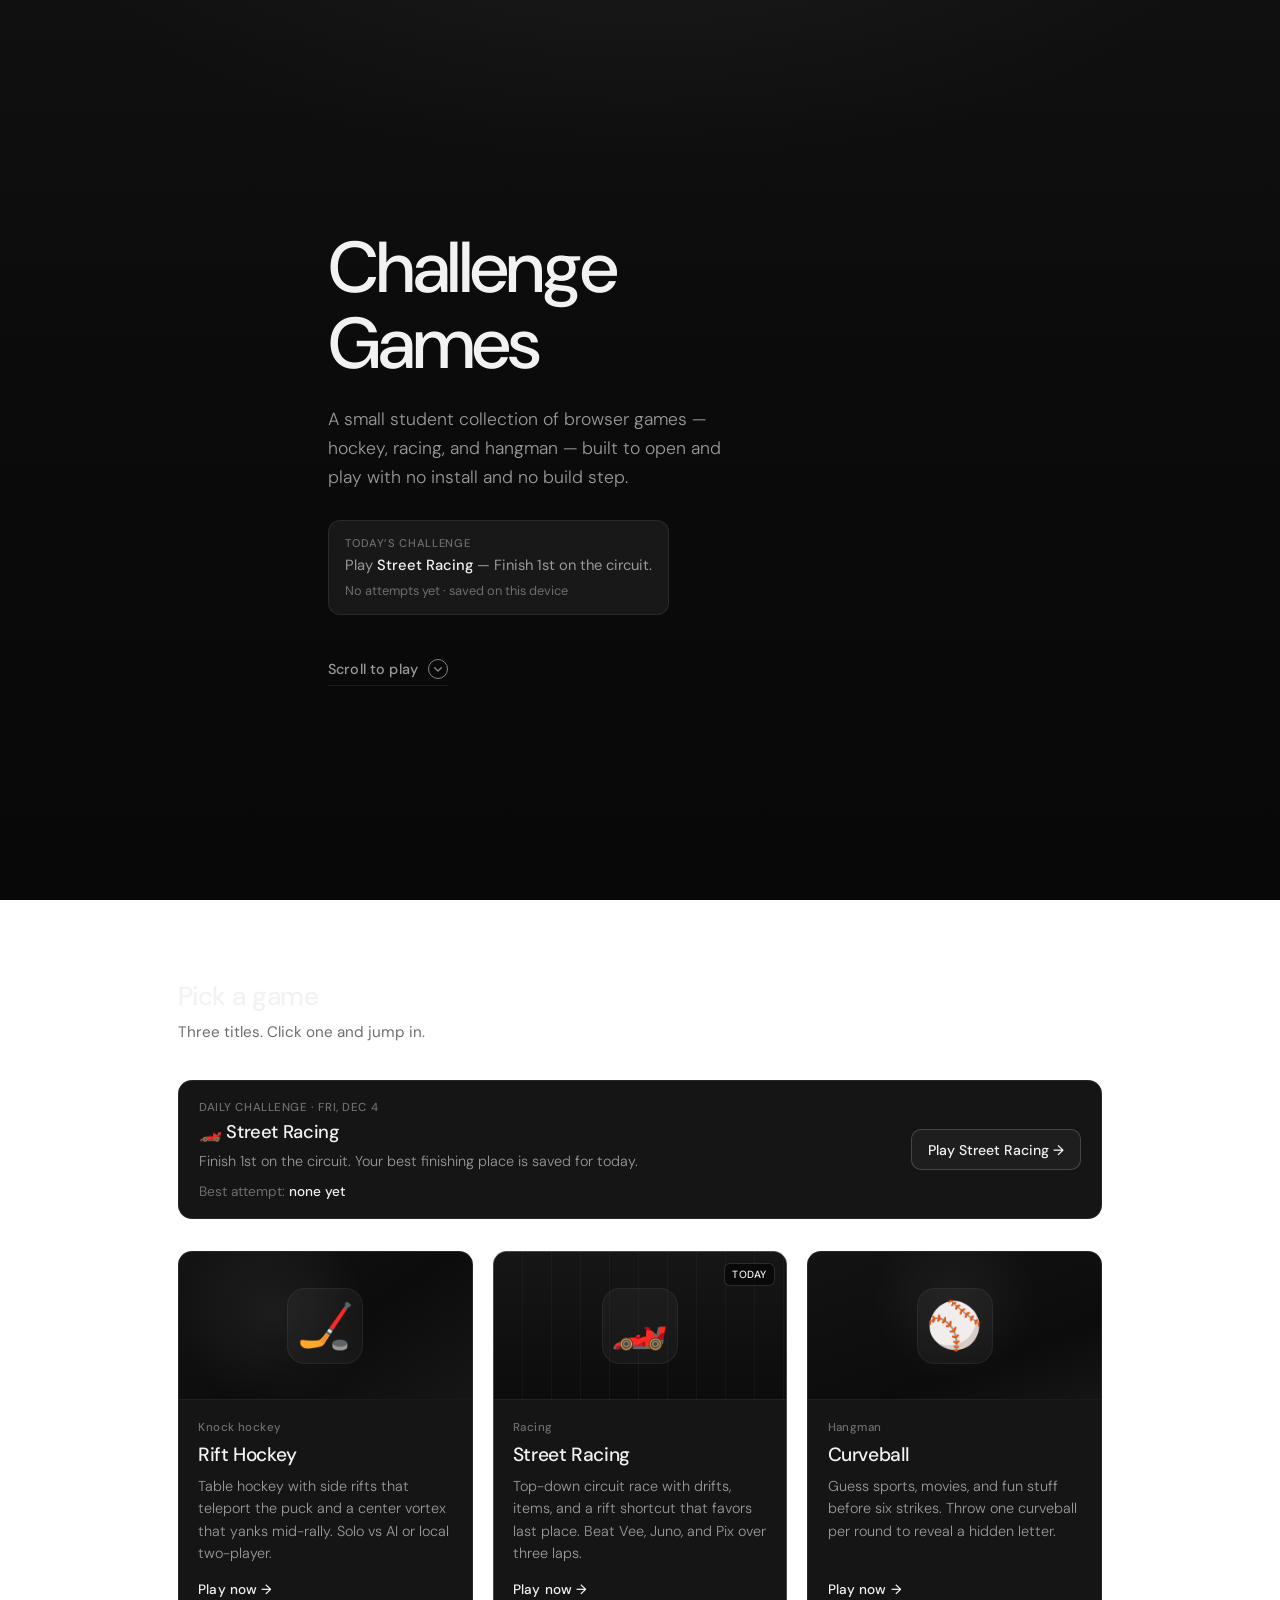
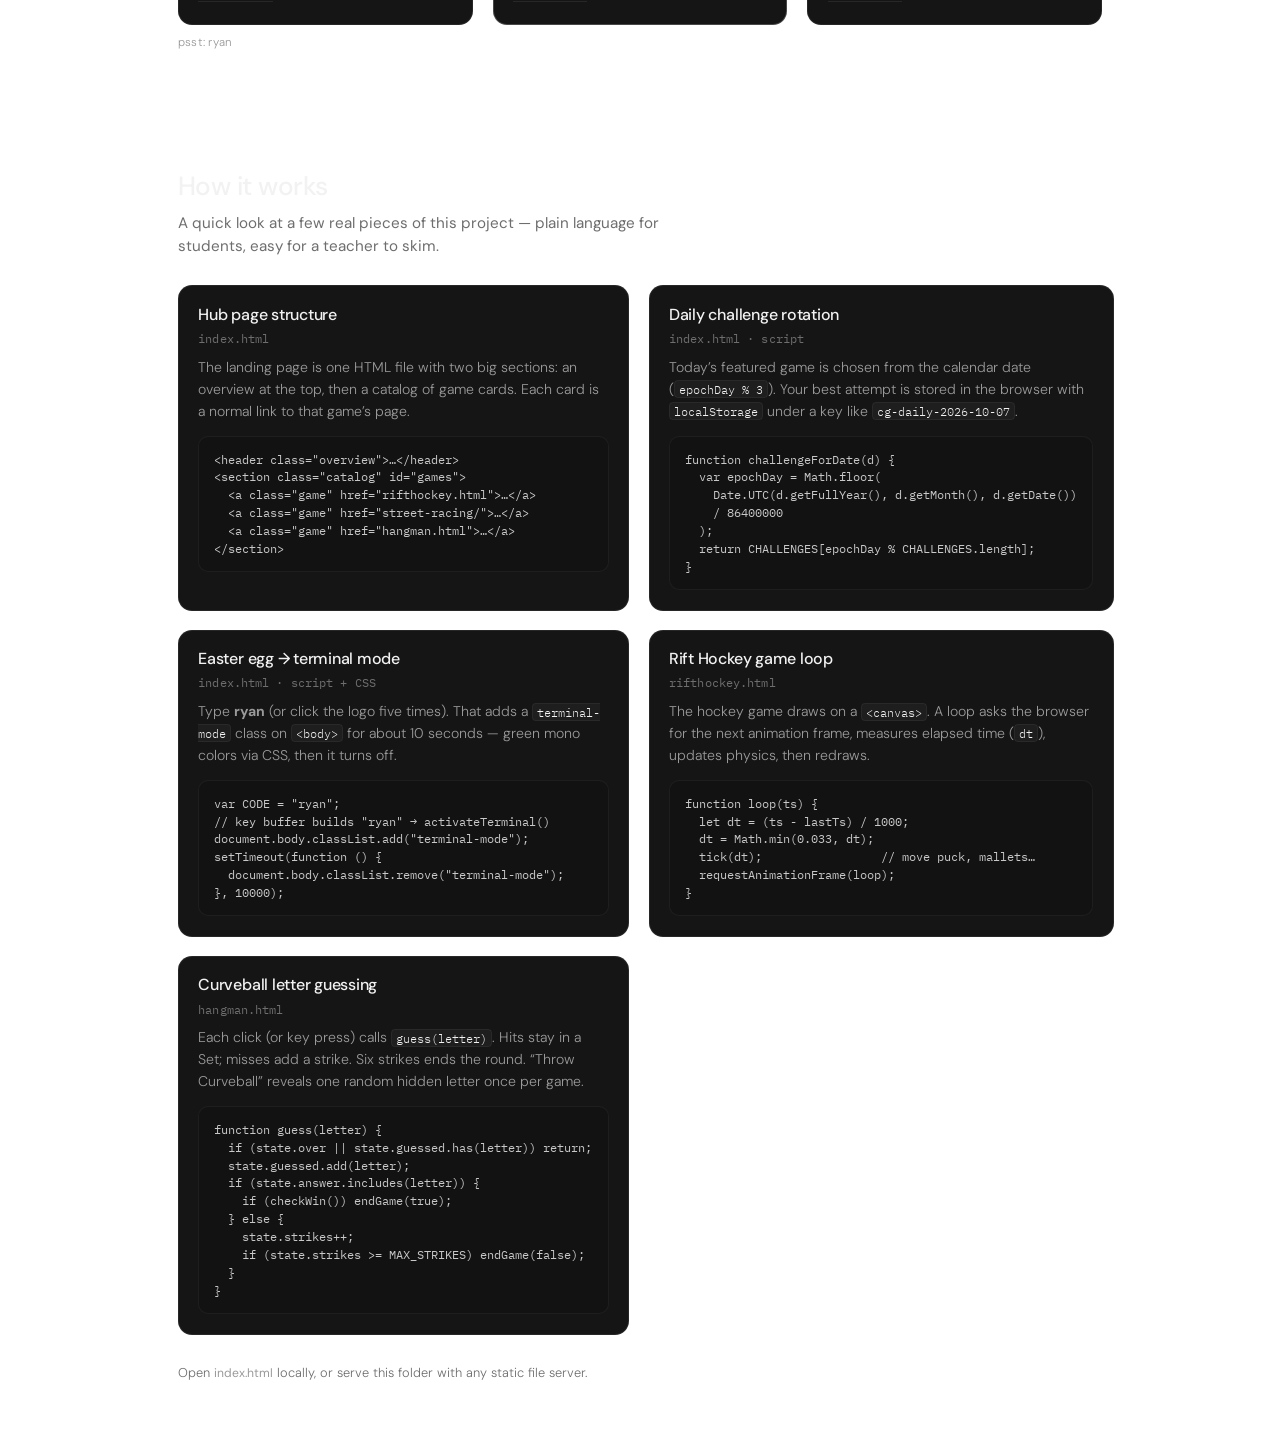
<file: index.html>
<!DOCTYPE html>
<html lang="en">
<head>
  <meta charset="UTF-8" />
  <meta name="viewport" content="width=device-width, initial-scale=1" />
  <title>Challenge Games — Play Hub</title>
  <meta name="description" content="A student game collection hub for Rift Hockey, Street Racing, and Curveball — open a game and play in your browser." />
  <link rel="preconnect" href="https://fonts.googleapis.com" />
  <link rel="preconnect" href="https://fonts.gstatic.com" crossorigin />
  <link href="https://fonts.googleapis.com/css2?family=DM+Sans:opsz,wght@9..40,300;9..40,400;9..40,500;9..40,600&family=IBM+Plex+Mono:wght@400;500&display=swap" rel="stylesheet" />
  <style>
    :root {
      --bg: #0b0b0b;
      --surface: #151515;
      --surface-2: #1a1a1a;
      --text: #f2f2f2;
      --muted: #9a9a9a;
      --dim: #6e6e6e;
      --line: rgba(255, 255, 255, 0.08);
      --line-soft: rgba(255, 255, 255, 0.05);
      --accent-soft: rgba(255, 255, 255, 0.06);
    }

    * { box-sizing: border-box; margin: 0; padding: 0; }

    html {
      scroll-behavior: smooth;
    }

    body {
      min-height: 100vh;
      font-family: "DM Sans", sans-serif;
      font-weight: 400;
      color: var(--text);
      background:
        radial-gradient(ellipse 80% 50% at 50% -10%, rgba(255, 255, 255, 0.045), transparent 58%),
        linear-gradient(180deg, #101010 0%, var(--bg) 42%, #080808 100%);
      background-attachment: fixed;
      overflow-x: hidden;
      -webkit-font-smoothing: antialiased;
      transition: background 0.35s ease, color 0.35s ease;
    }

    .page {
      position: relative;
      z-index: 1;
    }

    /* —— Overview / landing (above the fold) —— */
    .overview {
      min-height: 100vh;
      min-height: 100dvh;
      display: flex;
      flex-direction: column;
      align-items: flex-start;
      justify-content: center;
      text-align: left;
      padding: 4rem 1.75rem 3rem;
      max-width: 680px;
      margin: 0 auto;
      animation: rise 0.85s cubic-bezier(0.22, 1, 0.36, 1) both;
    }

    .brand {
      font-family: "DM Sans", sans-serif;
      font-size: clamp(2.75rem, 10vw, 4.5rem);
      font-weight: 500;
      letter-spacing: -0.035em;
      line-height: 1.05;
      color: var(--text);
      cursor: default;
      user-select: none;
    }

    .brand:focus-visible {
      outline: none;
      box-shadow: 0 0 0 2px var(--bg), 0 0 0 4px rgba(255, 255, 255, 0.35);
      border-radius: 4px;
    }

    .lede {
      margin: 1.5rem 0 0;
      max-width: 26rem;
      color: var(--muted);
      font-size: clamp(1rem, 2.2vw, 1.1rem);
      line-height: 1.65;
      font-weight: 300;
    }

    .daily-chip {
      display: inline-flex;
      flex-direction: column;
      align-items: flex-start;
      gap: 0.35rem;
      margin-top: 1.75rem;
      max-width: 22rem;
      padding: 0.9rem 1rem;
      text-decoration: none;
      color: inherit;
      background: var(--accent-soft);
      border: 1px solid var(--line);
      border-radius: 12px;
      transition: background 0.2s ease, border-color 0.2s ease;
    }

    .daily-chip:hover,
    .daily-chip:focus-visible {
      background: rgba(255, 255, 255, 0.08);
      border-color: rgba(255, 255, 255, 0.16);
      outline: none;
    }

    .daily-chip:focus-visible {
      box-shadow: 0 0 0 2px var(--bg), 0 0 0 4px rgba(255, 255, 255, 0.35);
    }

    .daily-chip .label {
      font-size: 0.7rem;
      letter-spacing: 0.06em;
      text-transform: uppercase;
      color: var(--dim);
      font-weight: 500;
    }

    .daily-chip .goal {
      font-size: 0.92rem;
      line-height: 1.45;
      color: var(--muted);
      font-weight: 400;
    }

    .daily-chip .goal strong {
      color: var(--text);
      font-weight: 500;
    }

    .daily-chip .best {
      font-size: 0.8rem;
      color: var(--dim);
      font-weight: 400;
    }

    .scroll-cta {
      display: inline-flex;
      align-items: center;
      gap: 0.65rem;
      margin-top: 2.75rem;
      text-decoration: none;
      color: var(--muted);
      font-weight: 500;
      font-size: 0.9rem;
      letter-spacing: 0.01em;
      border-bottom: 1px solid var(--line);
      padding-bottom: 0.4rem;
      transition: color 0.2s ease, border-color 0.2s ease;
    }

    .scroll-cta:hover,
    .scroll-cta:focus-visible {
      color: var(--text);
      border-color: rgba(255, 255, 255, 0.28);
      outline: none;
    }

    .scroll-cta:focus-visible {
      box-shadow: 0 0 0 2px var(--bg), 0 0 0 4px rgba(255, 255, 255, 0.35);
    }

    .scroll-arrow {
      width: 20px;
      height: 20px;
      border: 1px solid currentColor;
      border-radius: 50%;
      display: grid;
      place-items: center;
      opacity: 0.85;
      animation: bob 2.2s ease-in-out infinite;
    }

    .scroll-arrow svg {
      width: 10px;
      height: 10px;
      display: block;
    }

    /* —— Catalog (below the fold) —— */
    .catalog {
      max-width: 980px;
      margin: 0 auto;
      padding: 5rem 1.75rem 4rem;
      scroll-margin-top: 1.5rem;
      border-top: 1px solid var(--line-soft);
    }

    .catalog-head {
      margin-bottom: 2.25rem;
      animation: rise 0.7s cubic-bezier(0.22, 1, 0.36, 1) both;
    }

    .catalog-head h2 {
      font-family: "DM Sans", sans-serif;
      font-size: clamp(1.35rem, 3vw, 1.65rem);
      font-weight: 500;
      letter-spacing: -0.02em;
      line-height: 1.2;
      color: var(--text);
    }

    .catalog-head p {
      margin-top: 0.55rem;
      color: var(--dim);
      font-size: 0.95rem;
      font-weight: 400;
      line-height: 1.5;
    }

    .daily-panel {
      margin-bottom: 2rem;
      padding: 1.15rem 1.25rem;
      background: var(--surface);
      border: 1px solid var(--line);
      border-radius: 14px;
      animation: rise 0.7s cubic-bezier(0.22, 1, 0.36, 1) 0.04s both;
    }

    .daily-panel .row {
      display: flex;
      flex-wrap: wrap;
      align-items: flex-start;
      justify-content: space-between;
      gap: 1rem 1.5rem;
    }

    .daily-panel .kicker {
      font-size: 0.72rem;
      letter-spacing: 0.05em;
      text-transform: uppercase;
      color: var(--dim);
      font-weight: 500;
    }

    .daily-panel h3 {
      margin-top: 0.35rem;
      font-size: 1.15rem;
      font-weight: 500;
      letter-spacing: -0.02em;
      color: var(--text);
    }

    .daily-panel .blurb {
      margin-top: 0.4rem;
      max-width: 28rem;
      color: var(--muted);
      font-size: 0.9rem;
      line-height: 1.5;
      font-weight: 300;
    }

    .daily-panel .score-line {
      margin-top: 0.65rem;
      font-size: 0.85rem;
      color: var(--dim);
    }

    .daily-panel .score-line span {
      color: var(--text);
      font-weight: 500;
    }

    .daily-play {
      display: inline-flex;
      align-items: center;
      gap: 0.35rem;
      align-self: center;
      text-decoration: none;
      color: var(--text);
      font-weight: 500;
      font-size: 0.88rem;
      padding: 0.65rem 1rem;
      border: 1px solid rgba(255, 255, 255, 0.18);
      border-radius: 10px;
      background: rgba(255, 255, 255, 0.04);
      transition: background 0.2s ease, border-color 0.2s ease;
      white-space: nowrap;
    }

    .daily-play:hover,
    .daily-play:focus-visible {
      background: rgba(255, 255, 255, 0.08);
      border-color: rgba(255, 255, 255, 0.32);
      outline: none;
    }

    .daily-play:focus-visible {
      box-shadow: 0 0 0 2px var(--bg), 0 0 0 4px rgba(255, 255, 255, 0.35);
    }

    .games {
      display: grid;
      gap: 1.15rem;
      grid-template-columns: 1fr;
      animation: rise 0.7s cubic-bezier(0.22, 1, 0.36, 1) 0.08s both;
    }

    @media (min-width: 740px) {
      .games { grid-template-columns: repeat(3, 1fr); gap: 1.25rem; }
    }

    .game {
      display: flex;
      flex-direction: column;
      text-decoration: none;
      color: inherit;
      background: var(--surface);
      border: 1px solid var(--line);
      border-radius: 14px;
      overflow: hidden;
      transition: background 0.2s ease, border-color 0.2s ease;
      min-height: 100%;
      position: relative;
    }

    .game:hover,
    .game:focus-visible {
      background: var(--surface-2);
      border-color: rgba(255, 255, 255, 0.14);
      outline: none;
    }

    .game:focus-visible {
      box-shadow: 0 0 0 2px var(--bg), 0 0 0 4px rgba(255, 255, 255, 0.35);
    }

    .game.is-daily {
      border-color: rgba(255, 255, 255, 0.22);
    }

    .game .today-badge {
      position: absolute;
      top: 0.7rem;
      right: 0.7rem;
      z-index: 2;
      font-size: 0.65rem;
      letter-spacing: 0.05em;
      text-transform: uppercase;
      font-weight: 500;
      color: var(--text);
      background: rgba(0, 0, 0, 0.55);
      border: 1px solid rgba(255, 255, 255, 0.14);
      border-radius: 6px;
      padding: 0.25rem 0.45rem;
      display: none;
    }

    .game.is-daily .today-badge {
      display: inline-block;
    }

    .preview {
      position: relative;
      height: 148px;
      overflow: hidden;
      display: grid;
      place-items: center;
      background: #101010;
      border-bottom: 1px solid var(--line-soft);
    }

    .preview-hockey {
      background:
        radial-gradient(circle at 32% 42%, rgba(255, 255, 255, 0.06), transparent 44%),
        linear-gradient(145deg, #141414 0%, #0c0c0c 55%, #161616 100%);
    }

    .preview-race {
      background:
        repeating-linear-gradient(90deg, transparent 0 28px, rgba(255, 255, 255, 0.03) 28px 29px),
        linear-gradient(180deg, #161616 0%, #0c0c0c 100%);
    }

    .preview-hangman {
      background:
        radial-gradient(circle at 50% 32%, rgba(255, 255, 255, 0.055), transparent 46%),
        linear-gradient(160deg, #131313, #0c0c0c 70%, #151515);
    }

    .preview-emoji {
      position: relative;
      z-index: 1;
      display: grid;
      place-items: center;
      width: 4.75rem;
      height: 4.75rem;
      border-radius: 18px;
      background: rgba(255, 255, 255, 0.04);
      border: 1px solid rgba(255, 255, 255, 0.06);
      font-family: "Apple Color Emoji", "Segoe UI Emoji", "Noto Color Emoji", sans-serif;
      font-size: clamp(2.4rem, 7vw, 2.85rem);
      line-height: 1;
      transition: transform 0.22s ease, background 0.22s ease;
      user-select: none;
    }

    .game:hover .preview-emoji,
    .game:focus-visible .preview-emoji {
      transform: translateY(-2px);
      background: rgba(255, 255, 255, 0.06);
    }

    .body {
      display: flex;
      flex-direction: column;
      gap: 0.5rem;
      padding: 1.25rem 1.2rem 1.35rem;
      flex: 1;
    }

    .eyebrow {
      font-size: 0.72rem;
      letter-spacing: 0.04em;
      color: var(--dim);
      font-weight: 500;
    }

    .title {
      font-family: "DM Sans", sans-serif;
      font-size: 1.2rem;
      font-weight: 500;
      letter-spacing: -0.02em;
      line-height: 1.25;
      color: var(--text);
    }

    .desc {
      color: var(--muted);
      font-size: 0.9rem;
      line-height: 1.55;
      font-weight: 300;
      flex: 1;
    }

    .cta {
      display: inline-flex;
      align-items: center;
      gap: 0.35rem;
      margin-top: 0.55rem;
      align-self: flex-start;
      font-weight: 500;
      font-size: 0.85rem;
      letter-spacing: 0.01em;
      color: var(--text);
      border-bottom: 1px solid var(--line);
      padding-bottom: 0.2rem;
      transition: border-color 0.2s ease, color 0.2s ease;
    }

    .game:hover .cta,
    .game:focus-visible .cta {
      border-color: rgba(255, 255, 255, 0.35);
    }

    .foot {
      margin-top: 2.75rem;
      text-align: left;
      color: var(--dim);
      font-size: 0.8rem;
      font-weight: 300;
      line-height: 1.5;
    }

    .foot code {
      font-family: "DM Sans", sans-serif;
      color: var(--muted);
      font-size: 0.95em;
      font-weight: 400;
    }

    .egg-hint {
      margin-top: 0.65rem;
      text-align: left;
      color: var(--dim);
      font-size: 0.72rem;
      font-weight: 300;
      letter-spacing: 0.02em;
      opacity: 0.72;
    }

    /* —— How it works (code explainers) —— */
    .how {
      max-width: 980px;
      margin: 0 auto;
      padding: 3.5rem 1.75rem 4.5rem;
      border-top: 1px solid var(--line-soft);
      scroll-margin-top: 1.5rem;
    }

    .how-head {
      margin-bottom: 1.75rem;
      animation: rise 0.7s cubic-bezier(0.22, 1, 0.36, 1) both;
    }

    .how-head h2 {
      font-family: "DM Sans", sans-serif;
      font-size: clamp(1.35rem, 3vw, 1.65rem);
      font-weight: 500;
      letter-spacing: -0.02em;
      line-height: 1.2;
      color: var(--text);
    }

    .how-head p {
      margin-top: 0.55rem;
      max-width: 32rem;
      color: var(--dim);
      font-size: 0.95rem;
      font-weight: 400;
      line-height: 1.5;
    }

    .explainers {
      display: grid;
      gap: 1.1rem;
      grid-template-columns: 1fr;
      animation: rise 0.7s cubic-bezier(0.22, 1, 0.36, 1) 0.05s both;
    }

    @media (min-width: 740px) {
      .explainers {
        grid-template-columns: repeat(2, 1fr);
        gap: 1.15rem 1.25rem;
      }
    }

    .explainer {
      padding: 1.15rem 1.2rem 1.25rem;
      background: var(--surface);
      border: 1px solid var(--line);
      border-radius: 14px;
    }

    .explainer h3 {
      font-size: 1rem;
      font-weight: 500;
      letter-spacing: -0.015em;
      color: var(--text);
      line-height: 1.3;
    }

    .explainer .file {
      display: inline-block;
      margin-top: 0.35rem;
      font-family: "IBM Plex Mono", ui-monospace, monospace;
      font-size: 0.72rem;
      color: var(--dim);
      letter-spacing: 0.01em;
    }

    .explainer p {
      margin-top: 0.55rem;
      color: var(--muted);
      font-size: 0.88rem;
      line-height: 1.55;
      font-weight: 300;
    }

    .explainer p code {
      font-family: "IBM Plex Mono", ui-monospace, monospace;
      font-size: 0.82em;
      color: var(--text);
      background: rgba(255, 255, 255, 0.04);
      border: 1px solid var(--line-soft);
      border-radius: 4px;
      padding: 0.05em 0.35em;
    }

    .explainer pre {
      margin-top: 0.85rem;
      padding: 0.85rem 0.95rem;
      background: #121212;
      border: 1px solid var(--line-soft);
      border-radius: 10px;
      overflow-x: auto;
      -webkit-overflow-scrolling: touch;
    }

    .explainer pre code {
      font-family: "IBM Plex Mono", ui-monospace, monospace;
      font-size: 0.72rem;
      line-height: 1.55;
      color: #c8c8c8;
      white-space: pre;
    }

    .how .foot {
      margin-top: 1.75rem;
    }

    /* —— Retro terminal easter egg —— */
    body.terminal-mode {
      --bg: #020802;
      --surface: #041204;
      --surface-2: #071a07;
      --text: #39ff14;
      --muted: #2ec20a;
      --dim: #1f8a08;
      --line: rgba(57, 255, 20, 0.28);
      --line-soft: rgba(57, 255, 20, 0.12);
      --accent-soft: rgba(57, 255, 20, 0.06);
      font-family: "IBM Plex Mono", ui-monospace, monospace;
      background:
        repeating-linear-gradient(
          0deg,
          transparent 0 2px,
          rgba(0, 0, 0, 0.12) 2px 3px
        ),
        radial-gradient(ellipse 70% 40% at 50% 0%, rgba(57, 255, 20, 0.08), transparent 55%),
        #020802;
    }

    body.terminal-mode .brand,
    body.terminal-mode .catalog-head h2,
    body.terminal-mode .how-head h2,
    body.terminal-mode .title,
    body.terminal-mode .daily-panel h3,
    body.terminal-mode .explainer h3 {
      font-family: "IBM Plex Mono", ui-monospace, monospace;
      letter-spacing: -0.01em;
      text-shadow: 0 0 12px rgba(57, 255, 20, 0.25);
    }

    body.terminal-mode .preview-emoji {
      border-radius: 2px;
      border-color: rgba(57, 255, 20, 0.35);
      background: rgba(57, 255, 20, 0.05);
      filter: grayscale(1) brightness(1.35) contrast(1.1);
    }

    body.terminal-mode .game,
    body.terminal-mode .daily-panel,
    body.terminal-mode .daily-chip,
    body.terminal-mode .explainer {
      border-radius: 2px;
      box-shadow: inset 0 0 0 1px rgba(57, 255, 20, 0.08);
    }

    body.terminal-mode .explainer pre {
      border-radius: 2px;
      background: #031003;
      border-color: rgba(57, 255, 20, 0.18);
    }

    body.terminal-mode .explainer pre code,
    body.terminal-mode .explainer p code {
      color: #39ff14;
    }

    body.terminal-mode .scroll-arrow,
    body.terminal-mode .daily-play {
      border-radius: 2px;
    }

    body.terminal-mode::after {
      content: "";
      pointer-events: none;
      position: fixed;
      inset: 0;
      z-index: 40;
      background: linear-gradient(
        rgba(18, 16, 16, 0) 50%,
        rgba(0, 0, 0, 0.08) 50%
      );
      background-size: 100% 3px;
      opacity: 0.35;
      animation: crt-flicker 2.8s steps(2) infinite;
    }

    .terminal-toast {
      position: fixed;
      left: 1rem;
      bottom: 1rem;
      z-index: 50;
      font-family: "IBM Plex Mono", ui-monospace, monospace;
      font-size: 0.78rem;
      color: #39ff14;
      background: rgba(0, 12, 0, 0.92);
      border: 1px solid rgba(57, 255, 20, 0.4);
      padding: 0.55rem 0.75rem;
      border-radius: 2px;
      opacity: 0;
      pointer-events: none;
      transform: translateY(6px);
      transition: opacity 0.25s ease, transform 0.25s ease;
    }

    .terminal-toast.show {
      opacity: 1;
      transform: translateY(0);
    }

    @keyframes rise {
      from { opacity: 0; transform: translateY(12px); }
      to { opacity: 1; transform: translateY(0); }
    }

    @keyframes bob {
      0%, 100% { transform: translateY(0); }
      50% { transform: translateY(4px); }
    }

    @keyframes crt-flicker {
      0%, 100% { opacity: 0.28; }
      50% { opacity: 0.4; }
    }

    @media (prefers-reduced-motion: reduce) {
      html { scroll-behavior: auto; }
      .overview, .catalog-head, .how-head, .explainers, .games, .game, .daily-panel { animation: none; transition: none; }
      .scroll-arrow { animation: none; }
      .game:hover .preview-emoji,
      .game:focus-visible .preview-emoji { transform: none; }
      body { transition: none; }
      body.terminal-mode::after { animation: none; opacity: 0.2; }
      .terminal-toast { transition: none; transform: none; }
    }
  </style>
</head>
<body>
  <main class="page">
    <header class="overview">
      <h1 class="brand" id="brand" tabindex="0" title="Challenge Games">Challenge<br />Games</h1>
      <p class="lede">
        A small student collection of browser games — hockey, racing, and hangman —
        built to open and play with no install and no build step.
      </p>
      <a class="daily-chip" id="daily-chip" href="#daily">
        <span class="label">Today’s challenge</span>
        <span class="goal" id="daily-chip-goal">Loading…</span>
        <span class="best" id="daily-chip-best">No attempts yet</span>
      </a>
      <a class="scroll-cta" href="#games">
        Scroll to play
        <span class="scroll-arrow" aria-hidden="true">
          <svg viewBox="0 0 12 12" fill="none" xmlns="http://www.w3.org/2000/svg">
            <path d="M2 4.5L6 8.5L10 4.5" stroke="currentColor" stroke-width="1.6" stroke-linecap="round" stroke-linejoin="round" />
          </svg>
        </span>
      </a>
    </header>

    <section class="catalog" id="games" aria-label="Game catalog">
      <div class="catalog-head">
        <h2>Pick a game</h2>
        <p>Three titles. Click one and jump in.</p>
      </div>

      <aside class="daily-panel" id="daily" aria-label="Daily challenge">
        <div class="row">
          <div>
            <p class="kicker">Daily challenge · <span id="daily-date">—</span></p>
            <h3 id="daily-title">—</h3>
            <p class="blurb" id="daily-blurb">—</p>
            <p class="score-line" id="daily-score">Best attempt: <span>none yet</span></p>
          </div>
          <a class="daily-play" id="daily-play" href="#">Play challenge →</a>
        </div>
      </aside>

      <div class="games">
        <a class="game" data-game="rift-hockey" href="rifthockey.html">
          <span class="today-badge">Today</span>
          <div class="preview preview-hockey" aria-hidden="true">
            <span class="preview-emoji">🏒</span>
          </div>
          <div class="body">
            <span class="eyebrow">Knock hockey</span>
            <h2 class="title">Rift Hockey</h2>
            <p class="desc">Table hockey with side rifts that teleport the puck and a center vortex that yanks mid-rally. Solo vs AI or local two-player.</p>
            <span class="cta">Play now →</span>
          </div>
        </a>

        <a class="game" data-game="street-racing" href="street-racing/">
          <span class="today-badge">Today</span>
          <div class="preview preview-race" aria-hidden="true">
            <span class="preview-emoji">🏎️</span>
          </div>
          <div class="body">
            <span class="eyebrow">Racing</span>
            <h2 class="title">Street Racing</h2>
            <p class="desc">Top-down circuit race with drifts, items, and a rift shortcut that favors last place. Beat Vee, Juno, and Pix over three laps.</p>
            <span class="cta">Play now →</span>
          </div>
        </a>

        <a class="game" data-game="curveball" href="hangman.html">
          <span class="today-badge">Today</span>
          <div class="preview preview-hangman" aria-hidden="true">
            <span class="preview-emoji">⚾</span>
          </div>
          <div class="body">
            <span class="eyebrow">Hangman</span>
            <h2 class="title">Curveball</h2>
            <p class="desc">Guess sports, movies, and fun stuff before six strikes. Throw one curveball per round to reveal a hidden letter.</p>
            <span class="cta">Play now →</span>
          </div>
        </a>
      </div>

      <p class="egg-hint" aria-hidden="true">psst: ryan</p>
    </section>

    <section class="how" id="how-it-works" aria-label="How the code works">
      <div class="how-head">
        <h2>How it works</h2>
        <p>A quick look at a few real pieces of this project — plain language for students, easy for a teacher to skim.</p>
      </div>

      <div class="explainers">
        <article class="explainer">
          <h3>Hub page structure</h3>
          <span class="file">index.html</span>
          <p>
            The landing page is one HTML file with two big sections: an overview at the top,
            then a catalog of game cards. Each card is a normal link to that game’s page.
          </p>
          <pre><code>&lt;header class="overview"&gt;…&lt;/header&gt;
&lt;section class="catalog" id="games"&gt;
  &lt;a class="game" href="rifthockey.html"&gt;…&lt;/a&gt;
  &lt;a class="game" href="street-racing/"&gt;…&lt;/a&gt;
  &lt;a class="game" href="hangman.html"&gt;…&lt;/a&gt;
&lt;/section&gt;</code></pre>
        </article>

        <article class="explainer">
          <h3>Daily challenge rotation</h3>
          <span class="file">index.html · script</span>
          <p>
            Today’s featured game is chosen from the calendar date
            (<code>epochDay % 3</code>).
            Your best attempt is stored in the browser with <code>localStorage</code>
            under a key like <code>cg-daily-2026-10-07</code>.
          </p>
          <pre><code>function challengeForDate(d) {
  var epochDay = Math.floor(
    Date.UTC(d.getFullYear(), d.getMonth(), d.getDate())
    / 86400000
  );
  return CHALLENGES[epochDay % CHALLENGES.length];
}</code></pre>
        </article>

        <article class="explainer">
          <h3>Easter egg → terminal mode</h3>
          <span class="file">index.html · script + CSS</span>
          <p>
            Type <strong>ryan</strong> (or click the logo five times). That adds a
            <code>terminal-mode</code>
            class on <code>&lt;body&gt;</code>
            for about 10 seconds — green mono colors via CSS, then it turns off.
          </p>
          <pre><code>var CODE = "ryan";
// key buffer builds "ryan" → activateTerminal()
document.body.classList.add("terminal-mode");
setTimeout(function () {
  document.body.classList.remove("terminal-mode");
}, 10000);</code></pre>
        </article>

        <article class="explainer">
          <h3>Rift Hockey game loop</h3>
          <span class="file">rifthockey.html</span>
          <p>
            The hockey game draws on a <code>&lt;canvas&gt;</code>.
            A loop asks the browser for the next animation frame, measures elapsed time
            (<code>dt</code>), updates physics, then redraws.
          </p>
          <pre><code>function loop(ts) {
  let dt = (ts - lastTs) / 1000;
  dt = Math.min(0.033, dt);
  tick(dt);                 // move puck, mallets…
  requestAnimationFrame(loop);
}</code></pre>
        </article>

        <article class="explainer">
          <h3>Curveball letter guessing</h3>
          <span class="file">hangman.html</span>
          <p>
            Each click (or key press) calls <code>guess(letter)</code>.
            Hits stay in a Set; misses add a strike. Six strikes ends the round.
            “Throw Curveball” reveals one random hidden letter once per game.
          </p>
          <pre><code>function guess(letter) {
  if (state.over || state.guessed.has(letter)) return;
  state.guessed.add(letter);
  if (state.answer.includes(letter)) {
    if (checkWin()) endGame(true);
  } else {
    state.strikes++;
    if (state.strikes >= MAX_STRIKES) endGame(false);
  }
}</code></pre>
        </article>
      </div>

      <p class="foot">Open <code>index.html</code> locally, or serve this folder with any static file server.</p>
    </section>
  </main>

  <div class="terminal-toast" id="terminal-toast" role="status" aria-live="polite">TERMINAL MODE // 10s</div>

  <script>
    (function () {
      var CHALLENGES = [
        {
          id: "rift-hockey",
          name: "Rift Hockey",
          href: "rifthockey.html",
          emoji: "🏒",
          goal: "Beat the AI — first to 5 goals.",
          tip: "Solo vs AI only. Wins today count toward your best."
        },
        {
          id: "street-racing",
          name: "Street Racing",
          href: "street-racing/",
          emoji: "🏎️",
          goal: "Finish 1st on the circuit.",
          tip: "Your best finishing place is saved for today."
        },
        {
          id: "curveball",
          name: "Curveball",
          href: "hangman.html",
          emoji: "⚾",
          goal: "Solve a word with 3 or fewer strikes.",
          tip: "Wins with few strikes update your best attempt."
        }
      ];

      var STORAGE_PREFIX = "cg-daily-";

      function localDateKey(d) {
        var y = d.getFullYear();
        var m = String(d.getMonth() + 1).padStart(2, "0");
        var day = String(d.getDate()).padStart(2, "0");
        return y + "-" + m + "-" + day;
      }

      function challengeForDate(d) {
        var epochDay = Math.floor(Date.UTC(d.getFullYear(), d.getMonth(), d.getDate()) / 86400000);
        return CHALLENGES[((epochDay % CHALLENGES.length) + CHALLENGES.length) % CHALLENGES.length];
      }

      function readRecord(dateKey) {
        try {
          var raw = localStorage.getItem(STORAGE_PREFIX + dateKey);
          if (!raw) return null;
          return JSON.parse(raw);
        } catch (e) {
          return null;
        }
      }

      function formatBest(challenge, record) {
        if (!record || record.gameId !== challenge.id || record.best == null) {
          return "none yet";
        }
        if (challenge.id === "rift-hockey") {
          return record.best + (record.best === 1 ? " win" : " wins");
        }
        if (challenge.id === "street-racing") {
          var places = ["1st", "2nd", "3rd", "4th"];
          return places[record.best] || (record.best + 1 + "th");
        }
        if (challenge.id === "curveball") {
          return "won with " + record.best + (record.best === 1 ? " strike" : " strikes");
        }
        return String(record.best);
      }

      function renderDaily() {
        var now = new Date();
        var dateKey = localDateKey(now);
        var challenge = challengeForDate(now);
        var record = readRecord(dateKey);
        var bestText = formatBest(challenge, record);
        var playHref = challenge.href + (challenge.href.indexOf("?") >= 0 ? "&" : "?") + "daily=1";

        var prettyDate = now.toLocaleDateString(undefined, {
          weekday: "short",
          month: "short",
          day: "numeric"
        });

        document.getElementById("daily-date").textContent = prettyDate;
        document.getElementById("daily-title").textContent = challenge.emoji + " " + challenge.name;
        document.getElementById("daily-blurb").textContent = challenge.goal + " " + challenge.tip;
        document.getElementById("daily-score").innerHTML = "Best attempt: <span>" + bestText + "</span>";

        var play = document.getElementById("daily-play");
        play.href = playHref;
        play.textContent = "Play " + challenge.name + " →";

        document.getElementById("daily-chip-goal").innerHTML =
          "Play <strong>" + challenge.name + "</strong> — " + challenge.goal;
        document.getElementById("daily-chip-best").textContent =
          bestText === "none yet" ? "No attempts yet · saved on this device" : "Best: " + bestText;
        document.getElementById("daily-chip").href = "#daily";

        document.querySelectorAll(".game[data-game]").forEach(function (card) {
          var isToday = card.getAttribute("data-game") === challenge.id;
          card.classList.toggle("is-daily", isToday);
          if (isToday) {
            card.href = playHref;
          }
        });
      }

      renderDaily();

      /* —— Easter egg: type "ryan" (or 5× logo clicks) —— */
      var CODE = "ryan";
      var buffer = "";
      var bufferTimer = null;
      var BUFFER_TIMEOUT_MS = 1500;
      var brandClicks = 0;
      var brandTimer = null;
      var eggTimer = null;
      var toast = document.getElementById("terminal-toast");
      var brand = document.getElementById("brand");
      var reduceMotion = window.matchMedia("(prefers-reduced-motion: reduce)").matches;

      function activateTerminal() {
        if (document.body.classList.contains("terminal-mode")) return;
        document.body.classList.add("terminal-mode");
        toast.textContent = reduceMotion ? "TERMINAL MODE" : "TERMINAL MODE // 10s";
        toast.classList.add("show");
        clearTimeout(eggTimer);
        eggTimer = setTimeout(function () {
          document.body.classList.remove("terminal-mode");
          toast.classList.remove("show");
        }, reduceMotion ? 8000 : 10000);
      }

      function resetBuffer() {
        buffer = "";
        clearTimeout(bufferTimer);
        bufferTimer = null;
      }

      function isTypingTarget(el) {
        if (!el || el === document.body || el === document.documentElement) return false;
        var tag = (el.tagName || "").toLowerCase();
        if (tag === "input" || tag === "textarea" || tag === "select") return true;
        if (el.isContentEditable) return true;
        return false;
      }

      brand.addEventListener("click", function () {
        brandClicks += 1;
        clearTimeout(brandTimer);
        brandTimer = setTimeout(function () { brandClicks = 0; }, 900);
        if (brandClicks >= 5) {
          brandClicks = 0;
          activateTerminal();
        }
      });

      brand.addEventListener("keydown", function (e) {
        if (e.key === "Enter" || e.key === " ") {
          e.preventDefault();
          brand.click();
        }
      });

      document.addEventListener("keydown", function (e) {
        if (e.defaultPrevented || e.ctrlKey || e.metaKey || e.altKey) return;
        if (isTypingTarget(e.target)) return;
        if (e.key.length !== 1) {
          resetBuffer();
          return;
        }

        var ch = e.key.toLowerCase();
        if (ch < "a" || ch > "z") {
          resetBuffer();
          return;
        }

        clearTimeout(bufferTimer);
        bufferTimer = setTimeout(resetBuffer, BUFFER_TIMEOUT_MS);

        var next = buffer + ch;
        if (CODE.indexOf(next) === 0) {
          buffer = next;
          if (buffer === CODE) {
            resetBuffer();
            activateTerminal();
          }
        } else if (CODE.charAt(0) === ch) {
          buffer = ch;
        } else {
          resetBuffer();
        }
      });
    })();
  </script>
</body>
</html>
</file>
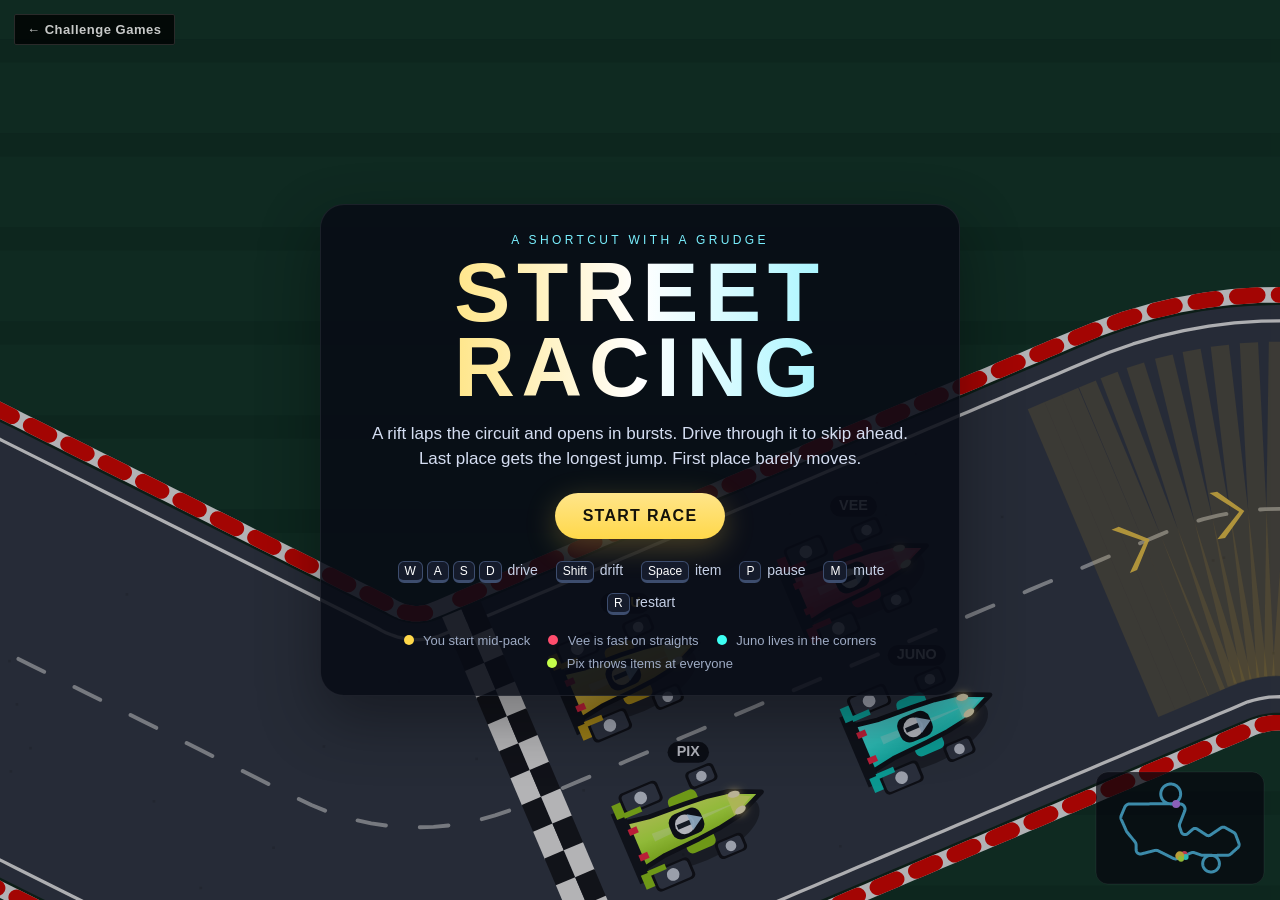
<file: street-racing/index.html>
<!DOCTYPE html>
<html lang="en">
<head>
  <meta charset="UTF-8">
  <meta name="viewport" content="width=device-width, initial-scale=1">
  <title>Street Racing — Challenge Games</title>
  <link rel="stylesheet" href="style.css?v=street1">
  <style>
    .hub-link {
      position: fixed;
      top: 14px;
      left: 14px;
      z-index: 40;
      pointer-events: auto;
      color: rgba(255, 255, 255, 0.78);
      text-decoration: none;
      font: 600 13px/1 "Avenir Next", "Segoe UI", sans-serif;
      letter-spacing: 0.04em;
      padding: 8px 12px;
      border-radius: 2px;
      background: rgba(0, 0, 0, 0.78);
      border: 1px solid #2a2a2a;
    }
    .hub-link:hover { color: #ffffff; border-color: #6b6b6b; }
    h1 { font-size: clamp(40px, 8vw, 84px); }
  </style>
</head>
<body>
  <a class="hub-link" href="../index.html">← Challenge Games</a>
  <canvas id="game" tabindex="0" aria-label="Street Racing game"></canvas>
  <div id="ui">
    <section id="title" class="screen show">
      <div class="card">
        <p class="eyebrow">A shortcut with a grudge</p>
        <h1>STREET RACING</h1>
        <p class="twist">
          A rift laps the circuit and opens in bursts. Drive through it to skip ahead.
          Last place gets the longest jump. First place barely moves.
        </p>
        <button id="start" type="button">Start race</button>
        <div class="controls">
          <span><kbd>W</kbd><kbd>A</kbd><kbd>S</kbd><kbd>D</kbd> drive</span>
          <span><kbd>Shift</kbd> drift</span>
          <span><kbd>Space</kbd> item</span>
          <span><kbd>P</kbd> pause</span>
          <span><kbd>M</kbd> mute</span>
          <span><kbd>R</kbd> restart</span>
        </div>
        <ul class="roster">
          <li><i style="background:#ffd84a"></i> You start mid-pack</li>
          <li><i style="background:#ff4d6d"></i> Vee is fast on straights</li>
          <li><i style="background:#3dfff3"></i> Juno lives in the corners</li>
          <li><i style="background:#c6ff4a"></i> Pix throws items at everyone</li>
        </ul>
      </div>
    </section>

    <div id="hud">
      <div class="hud-top">
        <div class="stat-card">
          <div id="place">4th</div>
          <div id="lap">LAP 1/3</div>
          <div id="clock">0:00.00</div>
        </div>
        <div class="stat-side">
          <div id="speedBox"><b id="speed">0</b><span>KM/H</span></div>
          <ol id="board"></ol>
        </div>
      </div>
      <div id="riftStatus">RIFT OPEN</div>
      <div id="itemWrap">
        <div id="driftBar" hidden><div id="driftFill"></div></div>
        <div id="itemSlot">
          <b id="itemGlyph">?</b>
          <span id="itemName">EMPTY</span>
        </div>
        <small id="itemHint" hidden>SPACE TO USE</small>
      </div>
    </div>

    <div id="count" hidden>3</div>
    <div id="banner" hidden></div>
    <div id="wrong" hidden>WRONG WAY</div>

    <section id="pause" class="screen">
      <div class="card">
        <h2>Paused</h2>
        <p>The rift is holding its breath.</p>
        <button id="resume" type="button">Resume</button>
      </div>
    </section>

    <section id="results" class="screen">
      <div class="card">
        <p class="eyebrow">Checkered flag</p>
        <h2 id="resultTitle">YOU WIN</h2>
        <p id="resultSub"></p>
        <ol id="resultList"></ol>
        <button id="again" type="button">Race again</button>
      </div>
    </section>
  </div>
  <script src="game.js?v=street1"></script>
</body>
</html>
</file>
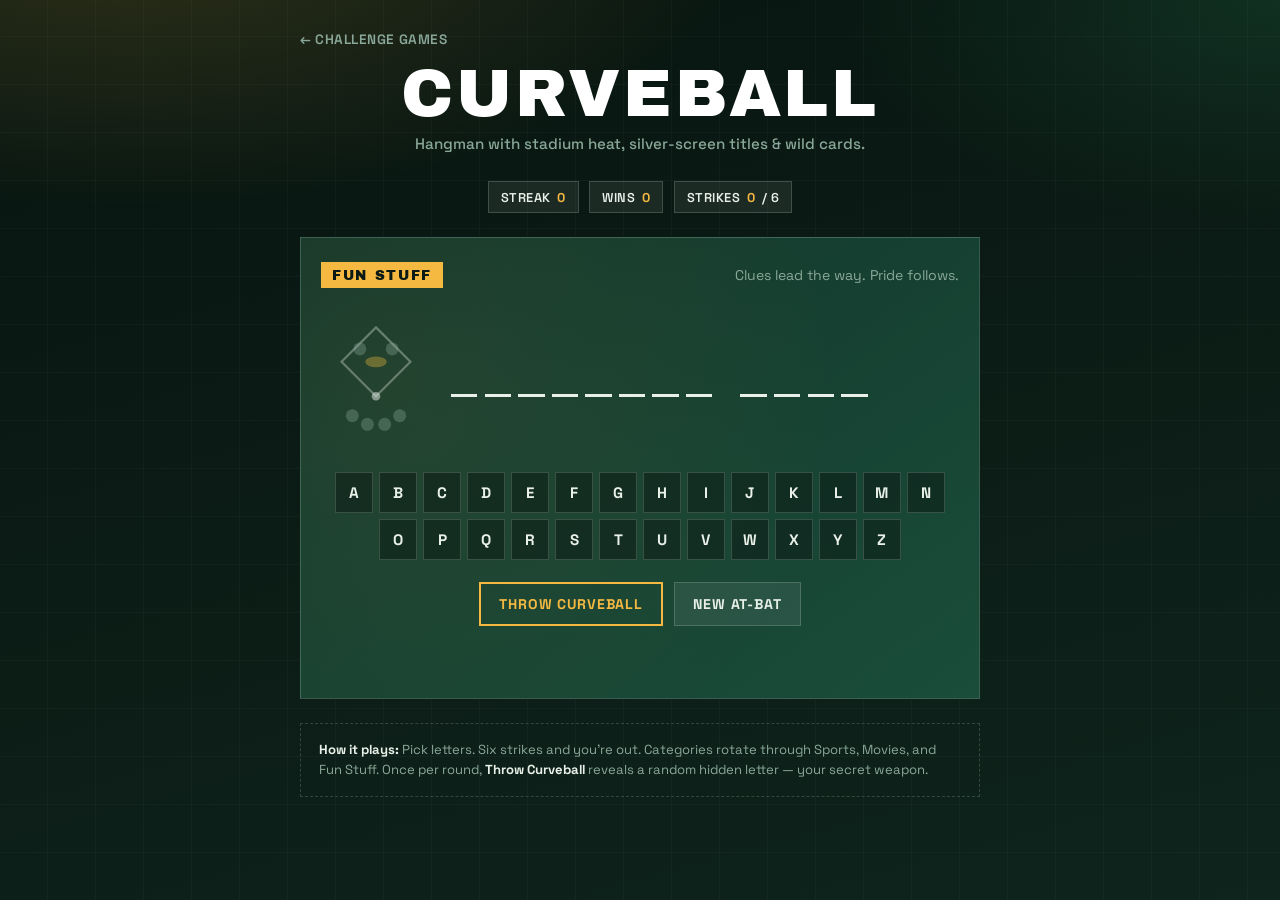
<file: hangman.html>
<!DOCTYPE html>
<html lang="en">
<head>
  <meta charset="UTF-8" />
  <meta name="viewport" content="width=device-width, initial-scale=1" />
  <title>CURVEBALL — Hangman</title>
  <link rel="preconnect" href="https://fonts.googleapis.com" />
  <link rel="preconnect" href="https://fonts.gstatic.com" crossorigin />
  <link href="https://fonts.googleapis.com/css2?family=Archivo+Black&family=Space+Grotesk:wght@400;500;600;700&display=swap" rel="stylesheet" />
  <style>
    :root {
      --ink: #0b1a14;
      --field: #12352a;
      --turf: #1a4d3a;
      --chalk: #e8f0e9;
      --amber: #f5b942;
      --strike: #e84a3c;
      --safe: #3dd68c;
      --muted: #8aa899;
      --glass: rgba(232, 240, 233, 0.08);
      --line: rgba(232, 240, 233, 0.18);
    }

    * { box-sizing: border-box; margin: 0; padding: 0; }

    body {
      min-height: 100vh;
      font-family: "Space Grotesk", sans-serif;
      color: var(--chalk);
      background:
        radial-gradient(ellipse 90% 60% at 10% -10%, rgba(245, 185, 66, 0.18), transparent 55%),
        radial-gradient(ellipse 70% 50% at 100% 0%, rgba(61, 214, 140, 0.12), transparent 50%),
        linear-gradient(165deg, #071510 0%, var(--ink) 40%, #0e241c 100%);
      overflow-x: hidden;
    }

    body::before {
      content: "";
      position: fixed;
      inset: 0;
      background-image:
        repeating-linear-gradient(
          0deg,
          transparent,
          transparent 47px,
          rgba(232, 240, 233, 0.03) 47px,
          rgba(232, 240, 233, 0.03) 48px
        ),
        repeating-linear-gradient(
          90deg,
          transparent,
          transparent 47px,
          rgba(232, 240, 233, 0.03) 47px,
          rgba(232, 240, 233, 0.03) 48px
        );
      pointer-events: none;
      z-index: 0;
    }

    .wrap {
      position: relative;
      z-index: 1;
      max-width: 720px;
      margin: 0 auto;
      padding: 1.75rem 1.25rem 3rem;
    }

    .hub-link {
      display: inline-flex;
      align-items: center;
      gap: 0.35rem;
      margin-bottom: 0.85rem;
      color: var(--muted);
      text-decoration: none;
      font-size: 0.85rem;
      font-weight: 600;
      letter-spacing: 0.04em;
      text-transform: uppercase;
      transition: color 0.15s;
    }

    .hub-link:hover { color: #ffffff; }

    header {
      text-align: center;
      margin-bottom: 1.75rem;
      animation: rise 0.7s ease-out both;
    }

    .brand {
      font-family: "Archivo Black", sans-serif;
      font-size: clamp(2.6rem, 10vw, 4.2rem);
      letter-spacing: 0.04em;
      line-height: 0.95;
      color: #ffffff;
      text-transform: uppercase;
    }

    .tagline {
      margin-top: 0.55rem;
      color: var(--muted);
      font-size: 0.95rem;
      font-weight: 500;
    }

    .hud {
      display: flex;
      flex-wrap: wrap;
      gap: 0.65rem;
      justify-content: center;
      margin: 1.25rem 0 1.5rem;
      animation: rise 0.7s 0.08s ease-out both;
    }

    .chip {
      display: inline-flex;
      align-items: center;
      gap: 0.4rem;
      padding: 0.4rem 0.75rem;
      background: var(--glass);
      border: 1px solid var(--line);
      font-size: 0.8rem;
      font-weight: 600;
      letter-spacing: 0.04em;
      text-transform: uppercase;
    }

    .chip strong { color: var(--amber); font-weight: 700; }

    .arena {
      background: linear-gradient(145deg, var(--field), var(--turf));
      border: 1px solid var(--line);
      padding: 1.5rem 1.25rem 1.75rem;
      position: relative;
      overflow: hidden;
      animation: rise 0.7s 0.14s ease-out both;
    }

    .arena::after {
      content: "";
      position: absolute;
      width: 180%;
      height: 180%;
      top: -40%;
      left: -40%;
      background: radial-gradient(circle at 30% 40%, rgba(245, 185, 66, 0.07), transparent 45%);
      pointer-events: none;
    }

    .category-row {
      display: flex;
      flex-wrap: wrap;
      align-items: center;
      justify-content: space-between;
      gap: 0.75rem;
      margin-bottom: 1.25rem;
      position: relative;
      z-index: 1;
    }

    .category-badge {
      font-family: "Archivo Black", sans-serif;
      font-size: 0.85rem;
      letter-spacing: 0.12em;
      text-transform: uppercase;
      color: var(--ink);
      background: var(--amber);
      padding: 0.35rem 0.7rem;
      animation: pulse-badge 2.4s ease-in-out infinite;
    }

    .hint {
      color: var(--muted);
      font-size: 0.88rem;
      max-width: 22rem;
      text-align: right;
    }

    .pitch-zone {
      display: grid;
      grid-template-columns: 110px 1fr;
      gap: 1.25rem;
      align-items: center;
      margin-bottom: 1.5rem;
      position: relative;
      z-index: 1;
    }

    @media (max-width: 520px) {
      .pitch-zone { grid-template-columns: 1fr; justify-items: center; text-align: center; }
      .hint { text-align: center; max-width: none; }
      .category-row { justify-content: center; flex-direction: column; }
    }

    .board {
      width: 110px;
      height: 140px;
      position: relative;
    }

    .board svg { width: 100%; height: 100%; overflow: visible; }

    .strike-dot {
      fill: var(--muted);
      opacity: 0.35;
      transition: fill 0.25s, opacity 0.25s, transform 0.3s;
    }

    .strike-dot.on {
      fill: var(--strike);
      opacity: 1;
      animation: strike-pop 0.4s ease-out;
    }

    .word-area {
      min-height: 3.5rem;
      display: flex;
      flex-wrap: wrap;
      gap: 0.35rem 0.45rem;
      align-items: center;
      justify-content: flex-start;
    }

    @media (max-width: 520px) {
      .word-area { justify-content: center; }
    }

    .slot {
      display: inline-flex;
      align-items: center;
      justify-content: center;
      min-width: 1.65rem;
      height: 2.35rem;
      font-family: "Archivo Black", sans-serif;
      font-size: 1.35rem;
      letter-spacing: 0.02em;
      border-bottom: 3px solid var(--chalk);
      color: var(--chalk);
      animation: letter-in 0.35s ease-out both;
    }

    .slot.space {
      border-bottom: none;
      min-width: 0.85rem;
    }

    .slot.reveal {
      color: var(--safe);
      border-bottom-color: var(--safe);
    }

    .keyboard {
      display: flex;
      flex-wrap: wrap;
      gap: 0.4rem;
      justify-content: center;
      margin-top: 0.25rem;
      position: relative;
      z-index: 1;
    }

    .key {
      font-family: "Space Grotesk", sans-serif;
      font-weight: 700;
      font-size: 0.95rem;
      width: 2.35rem;
      height: 2.55rem;
      border: 1px solid var(--line);
      background: rgba(11, 26, 20, 0.55);
      color: var(--chalk);
      cursor: pointer;
      transition: transform 0.12s, background 0.15s, border-color 0.15s, color 0.15s;
    }

    .key:hover:not(:disabled) {
      background: rgba(245, 185, 66, 0.2);
      border-color: var(--amber);
      transform: translateY(-2px);
    }

    .key:active:not(:disabled) { transform: translateY(0); }

    .key:disabled { cursor: default; opacity: 0.45; }
    .key.hit { background: rgba(61, 214, 140, 0.25); border-color: var(--safe); color: var(--safe); }
    .key.miss { background: rgba(232, 74, 60, 0.2); border-color: var(--strike); color: var(--strike); }

    .actions {
      display: flex;
      flex-wrap: wrap;
      gap: 0.65rem;
      justify-content: center;
      margin-top: 1.35rem;
      position: relative;
      z-index: 1;
    }

    .btn {
      font-family: "Space Grotesk", sans-serif;
      font-weight: 700;
      font-size: 0.88rem;
      letter-spacing: 0.06em;
      text-transform: uppercase;
      padding: 0.7rem 1.15rem;
      border: none;
      cursor: pointer;
      transition: transform 0.15s, filter 0.15s, opacity 0.15s;
    }

    .btn:hover:not(:disabled) { transform: translateY(-2px); filter: brightness(1.08); }
    .btn:disabled { opacity: 0.4; cursor: not-allowed; transform: none; }

    .btn-primary {
      background: var(--amber);
      color: var(--ink);
    }

    .btn-curve {
      background: transparent;
      color: var(--amber);
      border: 2px solid var(--amber);
      position: relative;
    }

    .btn-curve.used {
      border-color: var(--muted);
      color: var(--muted);
    }

    .btn-ghost {
      background: var(--glass);
      color: var(--chalk);
      border: 1px solid var(--line);
    }

    .banner {
      margin-top: 1.25rem;
      text-align: center;
      min-height: 1.5rem;
      font-weight: 600;
      position: relative;
      z-index: 1;
    }

    .banner.win { color: var(--safe); animation: flash 0.6s ease-out; }
    .banner.lose { color: var(--strike); animation: flash 0.6s ease-out; }
    .banner.info { color: var(--amber); }

    .overlay {
      position: fixed;
      inset: 0;
      background: rgba(7, 21, 16, 0.82);
      display: grid;
      place-items: center;
      z-index: 20;
      padding: 1.25rem;
      opacity: 0;
      pointer-events: none;
      transition: opacity 0.3s;
    }

    .overlay.open {
      opacity: 1;
      pointer-events: auto;
    }

    .modal {
      width: min(420px, 100%);
      background: linear-gradient(160deg, #163d30, #0f2a21);
      border: 1px solid var(--line);
      padding: 1.75rem 1.5rem;
      text-align: center;
      transform: scale(0.92) translateY(12px);
      transition: transform 0.3s ease-out;
    }

    .overlay.open .modal { transform: scale(1) translateY(0); }

    .modal h2 {
      font-family: "Archivo Black", sans-serif;
      font-size: 1.75rem;
      letter-spacing: 0.04em;
      margin-bottom: 0.5rem;
    }

    .modal p {
      color: var(--muted);
      margin-bottom: 1.25rem;
      line-height: 1.45;
    }

    .modal .answer {
      font-family: "Archivo Black", sans-serif;
      color: var(--amber);
      font-size: 1.2rem;
      margin-bottom: 1.25rem;
      letter-spacing: 0.06em;
    }

    .how {
      margin-top: 1.5rem;
      padding: 1rem 1.1rem;
      border: 1px dashed var(--line);
      color: var(--muted);
      font-size: 0.82rem;
      line-height: 1.5;
      animation: rise 0.7s 0.22s ease-out both;
    }

    .how strong { color: var(--chalk); }

    @keyframes rise {
      from { opacity: 0; transform: translateY(14px); }
      to { opacity: 1; transform: translateY(0); }
    }

    @keyframes letter-in {
      from { opacity: 0; transform: translateY(8px) scale(0.85); }
      to { opacity: 1; transform: translateY(0) scale(1); }
    }

    @keyframes strike-pop {
      0% { transform: scale(0.5); }
      60% { transform: scale(1.25); }
      100% { transform: scale(1); }
    }

    @keyframes pulse-badge {
      0%, 100% { box-shadow: 0 0 0 0 rgba(245, 185, 66, 0.45); }
      50% { box-shadow: 0 0 0 8px rgba(245, 185, 66, 0); }
    }

    @keyframes flash {
      0% { opacity: 0; transform: scale(0.9); }
      100% { opacity: 1; transform: scale(1); }
    }

    @keyframes shake {
      0%, 100% { transform: translateX(0); }
      25% { transform: translateX(-6px); }
      75% { transform: translateX(6px); }
    }

    .arena.miss-shake { animation: shake 0.35s ease-in-out; }
  </style>
</head>
<body>
  <div class="wrap">
    <a class="hub-link" href="index.html">← Challenge Games</a>
    <header>
      <div class="brand">Curveball</div>
      <p class="tagline">Hangman with stadium heat, silver-screen titles &amp; wild cards.</p>
    </header>

    <div class="hud">
      <div class="chip">Streak <strong id="streak">0</strong></div>
      <div class="chip">Wins <strong id="wins">0</strong></div>
      <div class="chip">Strikes <strong id="strikes">0</strong> / 6</div>
    </div>

    <section class="arena" id="arena" aria-live="polite">
      <div class="category-row">
        <span class="category-badge" id="category">Sports</span>
        <p class="hint" id="hint">Warm up the crowd…</p>
      </div>

      <div class="pitch-zone">
        <div class="board" aria-hidden="true">
          <svg viewBox="0 0 100 130" id="strikeSvg">
            <!-- diamond -->
            <polygon points="50,18 82,50 50,82 18,50" fill="none" stroke="#e8f0e9" stroke-width="2" opacity="0.35"/>
            <circle cx="50" cy="82" r="4" fill="#e8f0e9" opacity="0.5"/>
            <!-- strike markers around the plate -->
            <circle class="strike-dot" data-i="0" cx="28" cy="100" r="6"/>
            <circle class="strike-dot" data-i="1" cx="42" cy="108" r="6"/>
            <circle class="strike-dot" data-i="2" cx="58" cy="108" r="6"/>
            <circle class="strike-dot" data-i="3" cx="72" cy="100" r="6"/>
            <circle class="strike-dot" data-i="4" cx="35" cy="38" r="6"/>
            <circle class="strike-dot" data-i="5" cx="65" cy="38" r="6"/>
            <!-- pitcher mound vibe -->
            <ellipse cx="50" cy="50" rx="10" ry="5" fill="#f5b942" opacity="0.35"/>
          </svg>
        </div>
        <div class="word-area" id="word"></div>
      </div>

      <div class="keyboard" id="keys"></div>

      <div class="actions">
        <button class="btn btn-curve" id="curveBtn" type="button" title="One free letter peek">Throw Curveball</button>
        <button class="btn btn-ghost" id="newBtn" type="button">New At-Bat</button>
      </div>

      <p class="banner" id="banner"></p>
    </section>

    <aside class="how">
      <strong>How it plays:</strong> Pick letters. Six strikes and you’re out.
      Categories rotate through Sports, Movies, and Fun Stuff.
      Once per round, <strong>Throw Curveball</strong> reveals a random hidden letter — your secret weapon.
    </aside>
  </div>

  <div class="overlay" id="overlay" role="dialog" aria-modal="true">
    <div class="modal">
      <h2 id="modalTitle">Safe!</h2>
      <p id="modalText">You cracked the code.</p>
      <div class="answer" id="modalAnswer"></div>
      <button class="btn btn-primary" id="playAgain" type="button">Next Pitch</button>
    </div>
  </div>

  <script>
    (function () {
      const MAX_STRIKES = 6;

      const POOL = {
        Sports: [
          { answer: "HOME RUN", hint: "The sweetest sound in baseball." },
          { answer: "TOUCHDOWN", hint: "Six points and the crowd erupts." },
          { answer: "HAT TRICK", hint: "Three goals, one player, instant legend." },
          { answer: "FREE THROW", hint: "Quiet line, bouncing ball, big pressure." },
          { answer: "GRAND SLAM", hint: "Bases loaded — make it count." },
          { answer: "PENALTY KICK", hint: "Keeper vs. shooter, stadium held breath." },
          { answer: "SLAM DUNK", hint: "Gravity loses this argument." },
          { answer: "OVERTIME", hint: "The clock said zero. The game said nah." },
          { answer: "FAST BREAK", hint: "Defense to offense in a blur." },
          { answer: "WORLD SERIES", hint: "October’s biggest stage." },
          { answer: "MARCH MADNESS", hint: "Brackets, upsets, and office trash talk." },
          { answer: "GOLD MEDAL", hint: "Podium’s top shelf." }
        ],
        Movies: [
          { answer: "JURASSIC PARK", hint: "Life finds a way… and so do dinosaurs." },
          { answer: "THE MATRIX", hint: "Red pill or blue pill?" },
          { answer: "BACK TO THE FUTURE", hint: "You need 1.21 gigawatts." },
          { answer: "INCEPTION", hint: "A dream within a dream within…" },
          { answer: "STAR WARS", hint: "A long time ago, in a galaxy far away." },
          { answer: "THE GODFATHER", hint: "An offer you can’t refuse." },
          { answer: "PULP FICTION", hint: "A briefcase, a diner, and a dance." },
          { answer: "FORREST GUMP", hint: "Life is like a box of chocolates." },
          { answer: "THE DARK KNIGHT", hint: "Why so serious?" },
          { answer: "TOY STORY", hint: "To infinity and beyond." },
          { answer: "JAWS", hint: "You’re gonna need a bigger boat." },
          { answer: "CASABLANCA", hint: "Of all the gin joints in all the towns…" }
        ],
        "Fun Stuff": [
          { answer: "PIZZA PARTY", hint: "Cheese, toppings, and zero regrets." },
          { answer: "KARAOKE NIGHT", hint: "Mic check — and questionable pitch." },
          { answer: "BOARD GAME", hint: "Roll dice, flip cards, flip friendships." },
          { answer: "ROLLER COASTER", hint: "Screams optional. Hands up recommended." },
          { answer: "ICE CREAM", hint: "Cold comfort on a hot day." },
          { answer: "ROAD TRIP", hint: "Snacks, playlists, and weird gas stations." },
          { answer: "LASER TAG", hint: "Glow vests and temporary alliances." },
          { answer: "TREASURE HUNT", hint: "Clues lead the way. Pride follows." },
          { answer: "MOVIE MARATHON", hint: "Blankets, sequels, and zero plans." },
          { answer: "ARCADE CABINET", hint: "Quarters optional. High scores required." },
          { answer: "CAMPFIRE", hint: "Sparks, stories, and sticky marshmallows." },
          { answer: "WATER BALLOON", hint: "Summer’s friendliest ambush." }
        ]
      };

      const CATEGORIES = Object.keys(POOL);

      const els = {
        streak: document.getElementById("streak"),
        wins: document.getElementById("wins"),
        strikes: document.getElementById("strikes"),
        category: document.getElementById("category"),
        hint: document.getElementById("hint"),
        word: document.getElementById("word"),
        keys: document.getElementById("keys"),
        banner: document.getElementById("banner"),
        arena: document.getElementById("arena"),
        curveBtn: document.getElementById("curveBtn"),
        newBtn: document.getElementById("newBtn"),
        overlay: document.getElementById("overlay"),
        modalTitle: document.getElementById("modalTitle"),
        modalText: document.getElementById("modalText"),
        modalAnswer: document.getElementById("modalAnswer"),
        playAgain: document.getElementById("playAgain"),
        strikeDots: [...document.querySelectorAll(".strike-dot")]
      };

      let state = {
        answer: "",
        guessed: new Set(),
        strikes: 0,
        over: false,
        curveUsed: false,
        category: "",
        streak: 0,
        wins: 0,
        recent: []
      };

      function pickPuzzle() {
        const cat = CATEGORIES[Math.floor(Math.random() * CATEGORIES.length)];
        const list = POOL[cat];
        let choice;
        let tries = 0;
        do {
          choice = list[Math.floor(Math.random() * list.length)];
          tries++;
        } while (state.recent.includes(choice.answer) && tries < 20);

        state.recent.push(choice.answer);
        if (state.recent.length > 8) state.recent.shift();

        return { category: cat, ...choice };
      }

      function renderWord() {
        els.word.innerHTML = "";
        for (const ch of state.answer) {
          const span = document.createElement("span");
          if (ch === " ") {
            span.className = "slot space";
            span.innerHTML = "&nbsp;";
          } else {
            const show = state.guessed.has(ch);
            span.className = "slot" + (show ? " reveal" : "");
            span.textContent = show ? ch : "";
          }
          els.word.appendChild(span);
        }
      }

      function renderStrikes() {
        els.strikes.textContent = String(state.strikes);
        els.strikeDots.forEach((dot, i) => {
          dot.classList.toggle("on", i < state.strikes);
        });
      }

      function renderKeys() {
        els.keys.innerHTML = "";
        "ABCDEFGHIJKLMNOPQRSTUVWXYZ".split("").forEach((letter) => {
          const btn = document.createElement("button");
          btn.type = "button";
          btn.className = "key";
          btn.textContent = letter;
          if (state.guessed.has(letter)) {
            btn.disabled = true;
            btn.classList.add(state.answer.includes(letter) ? "hit" : "miss");
          }
          if (state.over) btn.disabled = true;
          btn.addEventListener("click", () => guess(letter));
          els.keys.appendChild(btn);
        });
      }

      function updateHud() {
        els.streak.textContent = String(state.streak);
        els.wins.textContent = String(state.wins);
      }

      function lettersLeft() {
        return [...new Set(state.answer.replace(/ /g, "").split(""))]
          .filter((l) => !state.guessed.has(l));
      }

      function checkWin() {
        return lettersLeft().length === 0;
      }

      /** Hub daily challenge: save fewest strikes on a win for today's Curveball day. */
      function recordDailyCurveball(strikes) {
        try {
          const now = new Date();
          const dateKey =
            now.getFullYear() +
            "-" +
            String(now.getMonth() + 1).padStart(2, "0") +
            "-" +
            String(now.getDate()).padStart(2, "0");
          const storageKey = "cg-daily-" + dateKey;
          const epochDay = Math.floor(
            Date.UTC(now.getFullYear(), now.getMonth(), now.getDate()) / 86400000
          );
          const rotation = ["rift-hockey", "street-racing", "curveball"];
          if (rotation[((epochDay % 3) + 3) % 3] !== "curveball") return;
          if (strikes > 3) return;
          let record = { gameId: "curveball", best: null };
          try {
            const raw = localStorage.getItem(storageKey);
            if (raw) record = Object.assign(record, JSON.parse(raw));
          } catch (_) {}
          if (record.gameId !== "curveball") record = { gameId: "curveball", best: null };
          if (record.best == null || strikes < record.best) {
            record.best = strikes;
            record.updatedAt = now.toISOString();
            localStorage.setItem(storageKey, JSON.stringify(record));
          }
        } catch (_) {}
      }

      function endGame(won) {
        state.over = true;
        els.curveBtn.disabled = true;
        renderKeys();

        if (won) {
          state.wins++;
          state.streak++;
          els.banner.className = "banner win";
          els.banner.textContent = "SAFE! You connected.";
          els.modalTitle.textContent = "Home Run!";
          els.modalText.textContent = "You guessed it before the sixth strike.";
          recordDailyCurveball(state.strikes);
        } else {
          state.streak = 0;
          els.banner.className = "banner lose";
          els.banner.textContent = "STRIKEOUT.";
          els.modalTitle.textContent = "You’re Out!";
          els.modalText.textContent = "Six strikes. The answer walks free.";
        }

        els.modalAnswer.textContent = state.answer;
        updateHud();
        els.overlay.classList.add("open");
      }

      function guess(letter) {
        if (state.over || state.guessed.has(letter)) return;

        state.guessed.add(letter);

        if (state.answer.includes(letter)) {
          els.banner.className = "banner info";
          els.banner.textContent = letter + " is in play!";
          renderWord();
          renderKeys();
          if (checkWin()) endGame(true);
        } else {
          state.strikes++;
          renderStrikes();
          renderKeys();
          els.arena.classList.remove("miss-shake");
          void els.arena.offsetWidth;
          els.arena.classList.add("miss-shake");
          els.banner.className = "banner lose";
          els.banner.textContent = "Strike! " + letter + " whiffs.";
          if (state.strikes >= MAX_STRIKES) endGame(false);
        }
      }

      function throwCurveball() {
        if (state.over || state.curveUsed) return;
        const left = lettersLeft();
        if (!left.length) return;

        const reveal = left[Math.floor(Math.random() * left.length)];
        state.curveUsed = true;
        els.curveBtn.disabled = true;
        els.curveBtn.classList.add("used");
        els.curveBtn.textContent = "Curveball Used";

        state.guessed.add(reveal);
        els.banner.className = "banner info";
        els.banner.textContent = "CURVEBALL! Revealed “" + reveal + "”";
        renderWord();
        renderKeys();
        if (checkWin()) endGame(true);
      }

      function newRound() {
        const puzzle = pickPuzzle();
        state.answer = puzzle.answer.toUpperCase();
        state.guessed = new Set();
        state.strikes = 0;
        state.over = false;
        state.curveUsed = false;
        state.category = puzzle.category;

        els.category.textContent = puzzle.category;
        els.hint.textContent = puzzle.hint;
        els.banner.className = "banner";
        els.banner.textContent = "";
        els.curveBtn.disabled = false;
        els.curveBtn.classList.remove("used");
        els.curveBtn.textContent = "Throw Curveball";
        els.overlay.classList.remove("open");
        els.arena.classList.remove("miss-shake");

        renderWord();
        renderStrikes();
        renderKeys();
        updateHud();
      }

      els.curveBtn.addEventListener("click", throwCurveball);
      els.newBtn.addEventListener("click", newRound);
      els.playAgain.addEventListener("click", newRound);

      document.addEventListener("keydown", (e) => {
        if (els.overlay.classList.contains("open")) {
          if (e.key === "Enter" || e.key === " ") {
            e.preventDefault();
            newRound();
          }
          return;
        }
        const letter = e.key.toUpperCase();
        if (/^[A-Z]$/.test(letter)) guess(letter);
      });

      newRound();
    })();
  </script>
</body>
</html>
</file>
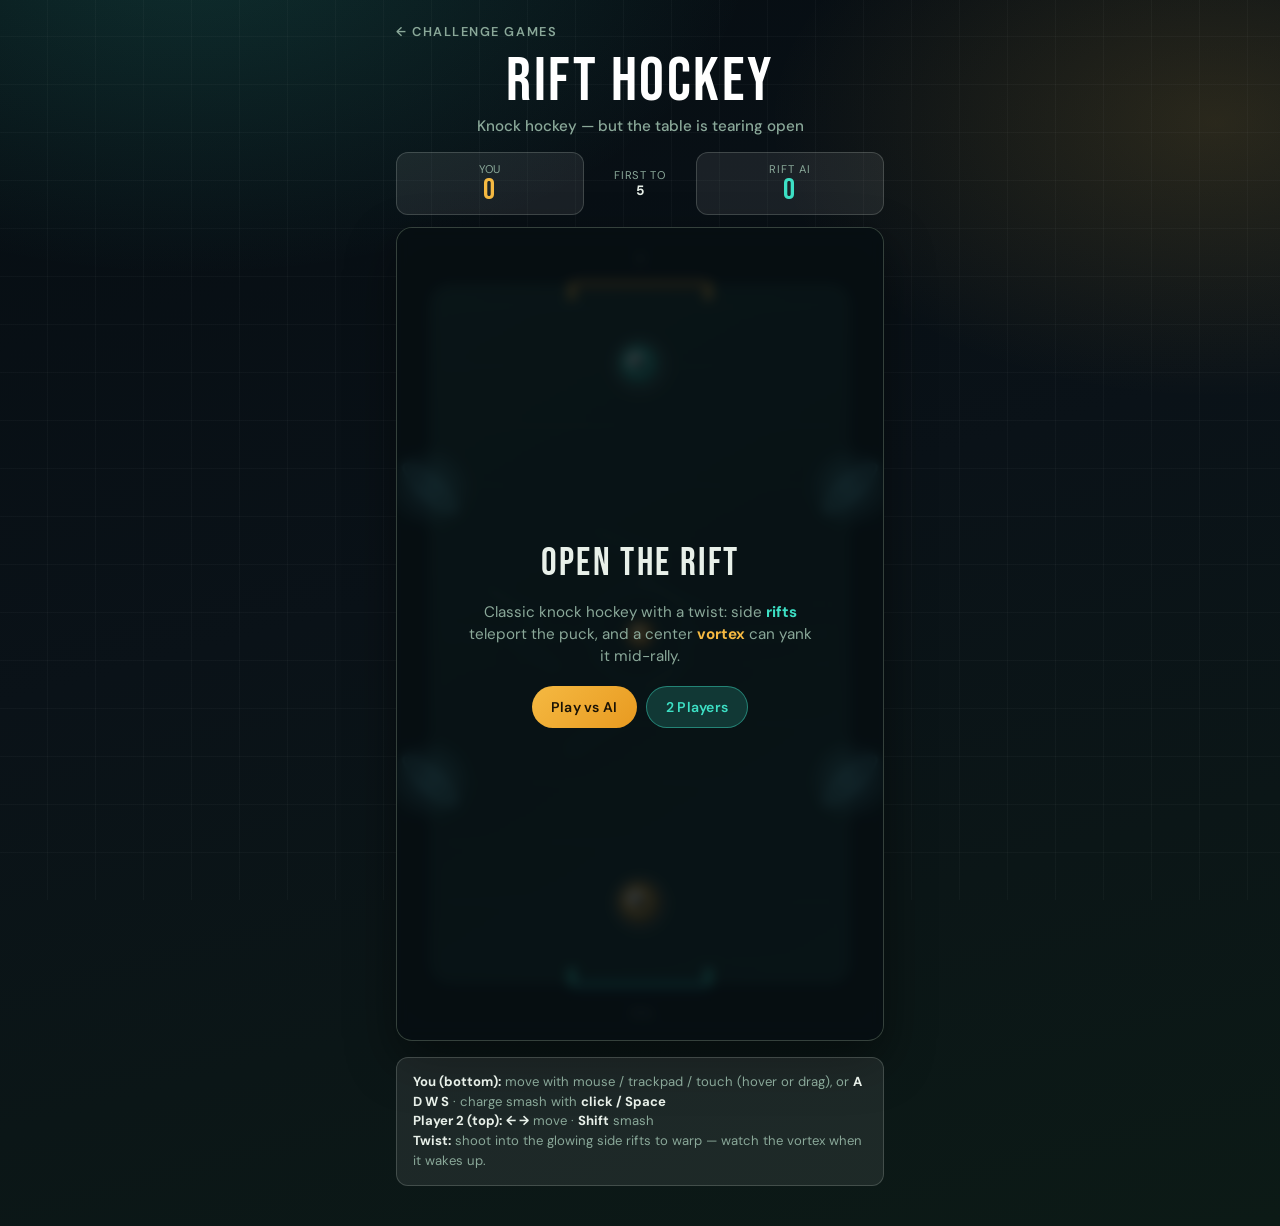
<file: rifthockey.html>
<!DOCTYPE html>
<html lang="en">
<head>
  <meta charset="UTF-8" />
  <meta name="viewport" content="width=device-width, initial-scale=1, maximum-scale=1, user-scalable=no" />
  <title>RIFT HOCKEY — Knock Hockey with a Twist</title>
  <link rel="preconnect" href="https://fonts.googleapis.com" />
  <link rel="preconnect" href="https://fonts.gstatic.com" crossorigin />
  <link href="https://fonts.googleapis.com/css2?family=Bebas+Neue&family=DM+Sans:opsz,wght@9..40,400;9..40,500;9..40,600;9..40,700&display=swap" rel="stylesheet" />
  <style>
    :root {
      --ink: #0a1218;
      --board: #1a2e28;
      --chalk: #e8f0e9;
      --amber: #f5b942;
      --cyan: #3de0c5;
      --rift: #7cf0ff;
      --strike: #e84a3c;
      --muted: #8aa899;
      --glass: rgba(232, 240, 233, 0.08);
      --line: rgba(232, 240, 233, 0.18);
      --font: "DM Sans", system-ui, sans-serif;
      --font-display: "Bebas Neue", "DM Sans", system-ui, sans-serif;
    }

    * { box-sizing: border-box; margin: 0; padding: 0; }

    body {
      min-height: 100vh;
      font-family: var(--font);
      color: var(--chalk);
      background:
        radial-gradient(ellipse 80% 50% at 15% -5%, rgba(61, 224, 197, 0.16), transparent 55%),
        radial-gradient(ellipse 70% 45% at 95% 10%, rgba(245, 185, 66, 0.14), transparent 50%),
        linear-gradient(165deg, #060d12 0%, var(--ink) 45%, #0c1a16 100%);
      overflow-x: hidden;
      touch-action: none;
    }

    body::before {
      content: "";
      position: fixed;
      inset: 0;
      background-image:
        repeating-linear-gradient(0deg, transparent, transparent 47px, rgba(232, 240, 233, 0.03) 47px, rgba(232, 240, 233, 0.03) 48px),
        repeating-linear-gradient(90deg, transparent, transparent 47px, rgba(232, 240, 233, 0.03) 47px, rgba(232, 240, 233, 0.03) 48px);
      pointer-events: none;
      z-index: 0;
    }

    .wrap {
      position: relative;
      z-index: 1;
      max-width: 520px;
      margin: 0 auto;
      padding: 1.25rem 1rem 2.5rem;
    }

    .hub-link {
      display: inline-flex;
      align-items: center;
      gap: 0.35rem;
      margin-bottom: 0.85rem;
      color: var(--muted);
      text-decoration: none;
      font-family: var(--font);
      font-size: 0.8rem;
      font-weight: 600;
      letter-spacing: 0.12em;
      text-transform: uppercase;
      transition: color 0.15s;
    }

    .hub-link:hover { color: #ffffff; }

    header {
      text-align: center;
      margin-bottom: 1rem;
      animation: rise 0.65s ease-out both;
    }

    .brand {
      font-family: var(--font-display);
      font-size: clamp(2.6rem, 12vw, 3.85rem);
      letter-spacing: 0.04em;
      line-height: 0.9;
      font-weight: 400;
      color: #ffffff;
      text-transform: uppercase;
    }

    .tag {
      margin-top: 0.45rem;
      color: var(--muted);
      font-size: 0.95rem;
      font-weight: 500;
    }

    .hud {
      display: flex;
      justify-content: space-between;
      align-items: center;
      gap: 0.75rem;
      margin-bottom: 0.75rem;
      animation: rise 0.65s ease-out 0.08s both;
    }

    .score-card {
      flex: 1;
      background: var(--glass);
      border: 1px solid var(--line);
      border-radius: 12px;
      padding: 0.55rem 0.75rem;
      text-align: center;
    }

    .score-card .who {
      font-size: 0.7rem;
      text-transform: uppercase;
      letter-spacing: 0.08em;
      color: var(--muted);
    }

    .score-card .pts {
      font-family: var(--font-display);
      font-size: 1.85rem;
      line-height: 1;
      font-weight: 400;
      letter-spacing: 0.04em;
    }

    .score-card.you .pts { color: var(--amber); }
    .score-card.rival .pts { color: var(--cyan); }

    .meta {
      text-align: center;
      min-width: 5.5rem;
    }

    .meta .to {
      font-size: 0.7rem;
      color: var(--muted);
      text-transform: uppercase;
      letter-spacing: 0.06em;
    }

    .meta .mode {
      font-weight: 700;
      font-size: 0.85rem;
      color: var(--chalk);
    }

    .stage {
      position: relative;
      border-radius: 16px;
      overflow: hidden;
      border: 1px solid var(--line);
      box-shadow: 0 20px 50px rgba(0, 0, 0, 0.45);
      animation: rise 0.65s ease-out 0.14s both;
      aspect-ratio: 3 / 5;
      background: #0d1a16;
    }

    canvas {
      display: block;
      width: 100%;
      height: 100%;
      cursor: crosshair;
    }

    .overlay {
      position: absolute;
      inset: 0;
      display: flex;
      flex-direction: column;
      align-items: center;
      justify-content: center;
      gap: 0.85rem;
      padding: 1.5rem;
      background: rgba(6, 13, 18, 0.82);
      backdrop-filter: blur(6px);
      text-align: center;
      transition: opacity 0.25s ease, visibility 0.25s ease;
    }

    .overlay.hidden {
      opacity: 0;
      visibility: hidden;
      pointer-events: none;
    }

    .overlay h2 {
      font-family: var(--font-display);
      font-size: clamp(1.85rem, 7vw, 2.45rem);
      letter-spacing: 0.06em;
      font-weight: 400;
      text-transform: uppercase;
    }

    .overlay p {
      color: var(--muted);
      max-width: 22rem;
      line-height: 1.45;
      font-size: 0.95rem;
    }

    .btns {
      display: flex;
      flex-wrap: wrap;
      gap: 0.55rem;
      justify-content: center;
      margin-top: 0.35rem;
    }

    button {
      font-family: var(--font);
      font-weight: 600;
      font-size: 0.88rem;
      letter-spacing: 0.02em;
      border: none;
      border-radius: 999px;
      padding: 0.7rem 1.2rem;
      cursor: pointer;
      transition: transform 0.15s ease, filter 0.15s ease;
    }

    button:hover { transform: translateY(-1px); filter: brightness(1.08); }
    button:active { transform: translateY(1px); }

    .btn-primary {
      background: linear-gradient(135deg, var(--amber), #e89a20);
      color: #1a1205;
    }

    .btn-secondary {
      background: rgba(61, 224, 197, 0.18);
      color: var(--cyan);
      border: 1px solid rgba(61, 224, 197, 0.45);
    }

    .help {
      margin-top: 1rem;
      padding: 0.9rem 1rem;
      background: var(--glass);
      border: 1px solid var(--line);
      border-radius: 12px;
      font-size: 0.82rem;
      color: var(--muted);
      line-height: 1.5;
      animation: rise 0.65s ease-out 0.2s both;
    }

    .help strong { color: var(--chalk); }

    .banner {
      position: absolute;
      left: 50%;
      top: 42%;
      transform: translate(-50%, -50%) scale(0.85);
      font-family: var(--font-display);
      font-size: clamp(1.55rem, 5.5vw, 2.15rem);
      letter-spacing: 0.08em;
      font-weight: 400;
      text-transform: uppercase;
      color: var(--rift);
      text-shadow: 0 0 24px rgba(124, 240, 255, 0.55);
      opacity: 0;
      pointer-events: none;
      transition: opacity 0.2s ease, transform 0.2s ease;
      z-index: 2;
      white-space: nowrap;
    }

    .banner.show {
      opacity: 1;
      transform: translate(-50%, -50%) scale(1);
    }

    @keyframes rise {
      from { opacity: 0; transform: translateY(12px); }
      to { opacity: 1; transform: translateY(0); }
    }

    @media (max-width: 420px) {
      .help { font-size: 0.78rem; }
    }
  </style>
</head>
<body>
  <div class="wrap">
    <a class="hub-link" href="index.html">← Challenge Games</a>
    <header>
      <div class="brand">RIFT HOCKEY</div>
      <p class="tag">Knock hockey — but the table is tearing open</p>
    </header>

    <div class="hud">
      <div class="score-card you">
        <div class="who" id="you-label">You</div>
        <div class="pts" id="score-you">0</div>
      </div>
      <div class="meta">
        <div class="to">First to</div>
        <div class="mode" id="goal-target">5</div>
      </div>
      <div class="score-card rival">
        <div class="who" id="rival-label">Rift AI</div>
        <div class="pts" id="score-rival">0</div>
      </div>
    </div>

    <div class="stage">
      <canvas id="game" width="420" height="700"></canvas>
      <div class="banner" id="banner"></div>

      <div class="overlay" id="menu">
        <h2>OPEN THE RIFT</h2>
        <p>
          Classic knock hockey with a twist: side <strong style="color:var(--cyan)">rifts</strong> teleport the puck,
          and a center <strong style="color:var(--amber)">vortex</strong> can yank it mid-rally.
        </p>
        <div class="btns">
          <button class="btn-primary" id="btn-ai">Play vs AI</button>
          <button class="btn-secondary" id="btn-2p">2 Players</button>
        </div>
      </div>

      <div class="overlay hidden" id="goal-overlay">
        <h2 id="goal-title">GOAL!</h2>
        <p id="goal-msg">Point scored.</p>
        <div class="btns">
          <button class="btn-primary" id="btn-next">Faceoff</button>
        </div>
      </div>

      <div class="overlay hidden" id="win-overlay">
        <h2 id="win-title">YOU WIN</h2>
        <p id="win-msg">The table cracks in your favor.</p>
        <div class="btns">
          <button class="btn-primary" id="btn-rematch">Rematch</button>
          <button class="btn-secondary" id="btn-menu">Menu</button>
        </div>
      </div>
    </div>

    <div class="help">
      <strong>You (bottom):</strong> move with mouse / trackpad / touch (hover or drag), or <strong>A D W S</strong> · charge smash with <strong>click / Space</strong><br />
      <strong>Player 2 (top):</strong> <strong>← →</strong> move · <strong>Shift</strong> smash<br />
      <strong>Twist:</strong> shoot into the glowing side rifts to warp — watch the vortex when it wakes up.
    </div>
  </div>

  <script>
    (() => {
      const canvas = document.getElementById("game");
      const ctx = canvas.getContext("2d");
      const W = canvas.width;
      const H = canvas.height;

      const menu = document.getElementById("menu");
      const goalOverlay = document.getElementById("goal-overlay");
      const winOverlay = document.getElementById("win-overlay");
      const banner = document.getElementById("banner");
      const scoreYouEl = document.getElementById("score-you");
      const scoreRivalEl = document.getElementById("score-rival");
      const youLabel = document.getElementById("you-label");
      const rivalLabel = document.getElementById("rival-label");

      const TO_WIN = 5;

      /** Hub daily challenge: count AI wins for today's Rift Hockey day. */
      function recordDailyHockeyWin() {
        try {
          const now = new Date();
          const dateKey =
            now.getFullYear() +
            "-" +
            String(now.getMonth() + 1).padStart(2, "0") +
            "-" +
            String(now.getDate()).padStart(2, "0");
          const storageKey = "cg-daily-" + dateKey;
          const epochDay = Math.floor(
            Date.UTC(now.getFullYear(), now.getMonth(), now.getDate()) / 86400000
          );
          const rotation = ["rift-hockey", "street-racing", "curveball"];
          if (rotation[((epochDay % 3) + 3) % 3] !== "rift-hockey") return;
          let record = { gameId: "rift-hockey", best: 0 };
          try {
            const raw = localStorage.getItem(storageKey);
            if (raw) record = Object.assign(record, JSON.parse(raw));
          } catch (_) {}
          if (record.gameId !== "rift-hockey") record = { gameId: "rift-hockey", best: 0 };
          record.best = (Number(record.best) || 0) + 1;
          record.updatedAt = now.toISOString();
          localStorage.setItem(storageKey, JSON.stringify(record));
        } catch (_) {}
      }
      const FRICTION = 0.988;
      const WALL_BOUNCE = 0.92;
      const PUCK_R = 11;
      const MALLET_R = 22;
      const GOAL_W = 118;
      const MAX_SPEED = 16;

      const keys = new Set();
      let mode = "ai"; // "ai" | "2p"
      let running = false;
      let waitingFaceoff = false;
      let scores = { you: 0, rival: 0 };
      let particles = [];
      let bannerTimer = 0;
      let lastTs = 0;
      let pointerDown = false;
      let pointerActive = false;
      let pointerX = W / 2;
      let pointerY = H * 0.78;
      // Snappy follow with light smoothing + tiny deadzone for trackpad jitter
      const POINTER_FOLLOW = 42;
      const POINTER_DEADZONE = 1.35;
      let chargeYou = 0;
      let chargeRival = 0;
      let vortex = { active: false, strength: 0, timer: 0, nextIn: 8 };
      let shake = 0;
      let trail = [];

      const table = {
        x: 28,
        y: 48,
        w: W - 56,
        h: H - 96,
      };

      const rifts = [
        { side: "left", y: H * 0.32, h: 70, cooldown: 0 },
        { side: "right", y: H * 0.32, h: 70, cooldown: 0 },
        { side: "left", y: H * 0.68, h: 70, cooldown: 0 },
        { side: "right", y: H * 0.68, h: 70, cooldown: 0 },
      ];

      const puck = { x: W / 2, y: H / 2, vx: 0, vy: 0 };
      const you = { x: W / 2, y: table.y + table.h - 70, px: W / 2, py: table.y + table.h - 70 };
      const rival = { x: W / 2, y: table.y + 70, px: W / 2, py: table.y + 70 };

      function showBanner(text, ms = 900) {
        banner.textContent = text;
        banner.classList.add("show");
        bannerTimer = ms;
      }

      function resetPuck(towardRival = Math.random() > 0.5) {
        puck.x = W / 2;
        puck.y = H / 2;
        puck.vx = (Math.random() - 0.5) * 1.2;
        puck.vy = towardRival ? -2.4 : 2.4;
        trail = [];
      }

      function resetMallets() {
        you.x = you.px = W / 2;
        you.y = you.py = table.y + table.h - 70;
        rival.x = rival.px = W / 2;
        rival.y = rival.py = table.y + 70;
        chargeYou = 0;
        chargeRival = 0;
      }

      function startMatch(selectedMode) {
        mode = selectedMode;
        scores = { you: 0, rival: 0 };
        scoreYouEl.textContent = "0";
        scoreRivalEl.textContent = "0";
        youLabel.textContent = mode === "2p" ? "P1 Bottom" : "You";
        rivalLabel.textContent = mode === "2p" ? "P2 Top" : "Rift AI";
        menu.classList.add("hidden");
        goalOverlay.classList.add("hidden");
        winOverlay.classList.add("hidden");
        resetMallets();
        resetPuck();
        vortex = { active: false, strength: 0, timer: 0, nextIn: 7 + Math.random() * 5 };
        running = true;
        waitingFaceoff = false;
        showBanner("FACEOFF", 800);
      }

      function endPoint(scorer) {
        running = false;
        waitingFaceoff = true;
        if (scorer === "you") scores.you += 1;
        else scores.rival += 1;
        scoreYouEl.textContent = String(scores.you);
        scoreRivalEl.textContent = String(scores.rival);

        if (scores.you >= TO_WIN || scores.rival >= TO_WIN) {
          const youWon = scores.you >= TO_WIN;
          document.getElementById("win-title").textContent = youWon
            ? (mode === "2p" ? "P1 WINS" : "YOU WIN")
            : (mode === "2p" ? "P2 WINS" : "RIFT WINS");
          document.getElementById("win-msg").textContent = youWon
            ? "You bent the table to your will."
            : "The rifts claimed this match.";
          winOverlay.classList.remove("hidden");
          if (youWon && mode === "ai") recordDailyHockeyWin();
          return;
        }

        document.getElementById("goal-title").textContent = "GOAL!";
        document.getElementById("goal-msg").textContent =
          scorer === "you"
            ? (mode === "2p" ? "Point for bottom." : "You scored through the chaos.")
            : (mode === "2p" ? "Point for top." : "The AI slipped one past you.");
        goalOverlay.classList.remove("hidden");
      }

      function spawnBurst(x, y, color, n = 14) {
        for (let i = 0; i < n; i++) {
          const a = Math.random() * Math.PI * 2;
          const sp = 1 + Math.random() * 3.5;
          particles.push({
            x, y,
            vx: Math.cos(a) * sp,
            vy: Math.sin(a) * sp,
            life: 400 + Math.random() * 350,
            color,
            r: 1.5 + Math.random() * 2.5,
          });
        }
      }

      function clampMallet(m, isYou) {
        const minY = isYou ? H / 2 + MALLET_R + 8 : table.y + MALLET_R + 8;
        const maxY = isYou ? table.y + table.h - MALLET_R - 8 : H / 2 - MALLET_R - 8;
        m.x = Math.max(table.x + MALLET_R + 4, Math.min(table.x + table.w - MALLET_R - 4, m.x));
        m.y = Math.max(minY, Math.min(maxY, m.y));
      }

      function hitMallet(m, charge) {
        const dx = puck.x - m.x;
        const dy = puck.y - m.y;
        const dist = Math.hypot(dx, dy);
        const minDist = PUCK_R + MALLET_R;
        if (dist >= minDist || dist < 0.001) return;

        const nx = dx / dist;
        const ny = dy / dist;
        puck.x = m.x + nx * minDist;
        puck.y = m.y + ny * minDist;

        const mvx = m.x - m.px;
        const mvy = m.y - m.py;
        const boost = 0.55 + charge * 0.9;
        const base = 3.2 + charge * 7;

        let rvx = puck.vx - mvx;
        let rvy = puck.vy - mvy;
        const vn = rvx * nx + rvy * ny;
        if (vn < 0) {
          rvx -= (1.65 + charge) * vn * nx;
          rvy -= (1.65 + charge) * vn * ny;
        }

        puck.vx = rvx + mvx * boost + nx * base * 0.35;
        puck.vy = rvy + mvy * boost + ny * base * 0.35;

        const speed = Math.hypot(puck.vx, puck.vy);
        if (speed > MAX_SPEED) {
          puck.vx = (puck.vx / speed) * MAX_SPEED;
          puck.vy = (puck.vy / speed) * MAX_SPEED;
        }

        shake = Math.min(8, shake + 2 + charge * 4);
        spawnBurst(puck.x, puck.y, charge > 0.45 ? "#f5b942" : "#e8f0e9", charge > 0.45 ? 18 : 10);
      }

      function updateRifts(dt) {
        for (const r of rifts) {
          if (r.cooldown > 0) r.cooldown -= dt;
        }

        for (const r of rifts) {
          if (r.cooldown > 0) continue;
          const rx = r.side === "left" ? table.x : table.x + table.w;
          const inY = puck.y > r.y - r.h / 2 && puck.y < r.y + r.h / 2;
          const nearX =
            r.side === "left"
              ? puck.x - PUCK_R <= table.x + 6
              : puck.x + PUCK_R >= table.x + table.w - 6;

          if (inY && nearX) {
            const pair = rifts.find(
              (o) => o !== r && o.side !== r.side && Math.abs(o.y - r.y) < 1
            ) || rifts.find((o) => o !== r && o.side !== r.side);

            if (pair) {
              puck.x = pair.side === "left" ? table.x + PUCK_R + 10 : table.x + table.w - PUCK_R - 10;
              puck.y = pair.y + (puck.y - r.y) * 0.35;
              puck.vx *= -1.05;
              puck.vy *= 1.08;
              r.cooldown = 0.55;
              pair.cooldown = 0.55;
              shake = Math.min(10, shake + 5);
              spawnBurst(puck.x, puck.y, "#7cf0ff", 22);
              showBanner("RIFT WARP", 700);
            }
          }
        }
      }

      function updateVortex(dt) {
        if (!vortex.active) {
          vortex.nextIn -= dt;
          if (vortex.nextIn <= 0) {
            vortex.active = true;
            vortex.strength = 0;
            vortex.timer = 3.2 + Math.random() * 1.4;
            showBanner("VORTEX ONLINE", 900);
          }
          return;
        }

        vortex.timer -= dt;
        vortex.strength = Math.min(1, vortex.strength + dt * 0.8);
        if (vortex.timer <= 0) {
          vortex.active = false;
          vortex.strength = 0;
          vortex.nextIn = 8 + Math.random() * 7;
          showBanner("VORTEX FADE", 700);
          return;
        }

        const cx = W / 2;
        const cy = H / 2;
        const dx = cx - puck.x;
        const dy = cy - puck.y;
        const dist = Math.hypot(dx, dy) || 1;
        if (dist < 160) {
          const pull = vortex.strength * (0.09 + (160 - dist) / 160 * 0.12);
          puck.vx += (dx / dist) * pull;
          puck.vy += (dy / dist) * pull;
          // slight swirl
          puck.vx += (-dy / dist) * pull * 0.55;
          puck.vy += (dx / dist) * pull * 0.55;
        }
      }

      function updateAI(dt) {
        if (mode !== "ai") return;
        const predict = puck.y < H / 2 || puck.vy < 0;
        let tx = predict ? puck.x + puck.vx * 8 : W / 2;
        let ty = table.y + 70;

        if (predict) {
          ty = Math.min(H / 2 - MALLET_R - 12, Math.max(table.y + MALLET_R + 12, puck.y - 18));
          // Defend goal when puck is threatening
          if (puck.y < table.y + 140 && Math.abs(puck.x - W / 2) < GOAL_W) {
            tx = puck.x;
            ty = table.y + 55;
          }
        }

        // Occasionally aim for a rift lane
        if (predict && Math.abs(puck.vy) > 2 && Math.random() < 0.01) {
          const lane = Math.random() > 0.5 ? table.x + 40 : table.x + table.w - 40;
          tx = lane;
        }

        const speed = 4.2 + Math.min(2.5, Math.hypot(puck.vx, puck.vy) * 0.12);
        rival.x += Math.max(-speed, Math.min(speed, tx - rival.x));
        rival.y += Math.max(-speed * 0.85, Math.min(speed * 0.85, ty - rival.y));
        clampMallet(rival, false);

        // AI charge smash when close and puck moving toward them
        const dist = Math.hypot(puck.x - rival.x, puck.y - rival.y);
        if (dist < MALLET_R + PUCK_R + 18 && puck.vy < 0) {
          chargeRival = Math.min(1, chargeRival + dt * 2.2);
        } else {
          chargeRival = Math.max(0, chargeRival - dt * 1.5);
        }
      }

      function updatePlayerInput(dt) {
        // Keyboard P1
        const move = 5.2;
        const usingKeys =
          keys.has("a") || keys.has("d") || keys.has("w") || keys.has("s");

        if (keys.has("a")) you.x -= move;
        if (keys.has("d")) you.x += move;
        if (keys.has("w")) you.y -= move;
        if (keys.has("s")) you.y += move;

        // Pointer / mouse / trackpad / touch for P1 — follow in update so hit velocity stays correct
        if (pointerActive && !usingKeys) {
          const minY = H / 2 + MALLET_R + 8;
          const maxY = table.y + table.h - MALLET_R - 8;
          const targetX = pointerX;
          const targetY = Math.max(minY, Math.min(maxY, pointerY));
          const dx = targetX - you.x;
          const dy = targetY - you.y;
          const dist = Math.hypot(dx, dy);
          if (dist > POINTER_DEADZONE) {
            // Near-direct tracking; slightly smoother when very close, faster catch-up when far
            const rate = POINTER_FOLLOW + Math.min(50, dist * 0.55);
            const t = Math.min(1, rate * dt);
            you.x += dx * t;
            you.y += dy * t;
          }
        }

        if (keys.has(" ") || pointerDown) {
          chargeYou = Math.min(1, chargeYou + dt * 1.8);
        } else {
          chargeYou = Math.max(0, chargeYou - dt * 1.2);
        }

        clampMallet(you, true);

        // P2 keyboard
        if (mode === "2p") {
          if (keys.has("arrowleft")) rival.x -= move;
          if (keys.has("arrowright")) rival.x += move;
          if (keys.has("arrowup")) rival.y -= move;
          if (keys.has("arrowdown")) rival.y += move;
          if (keys.has("shift")) chargeRival = Math.min(1, chargeRival + dt * 1.8);
          else chargeRival = Math.max(0, chargeRival - dt * 1.2);
          clampMallet(rival, false);
        }
      }

      function updatePhysics(dt) {
        you.px = you.x;
        you.py = you.y;
        rival.px = rival.x;
        rival.py = rival.y;

        // store previous for velocity — update positions first via input, then compute vel at hit time
        updatePlayerInput(dt);
        updateAI(dt);

        // re-capture previous after move for hit — use delta from last frame stored
        // Actually we need px/py from before movement. Fix: save before input.
      }

      // Fixed update loop with correct previous positions
      function tick(dt) {
        if (bannerTimer > 0) {
          bannerTimer -= dt * 1000;
          if (bannerTimer <= 0) banner.classList.remove("show");
        }

        particles = particles.filter((p) => {
          p.life -= dt * 1000;
          p.x += p.vx;
          p.y += p.vy;
          p.vx *= 0.96;
          p.vy *= 0.96;
          return p.life > 0;
        });

        if (shake > 0) shake = Math.max(0, shake - dt * 18);

        if (!running) {
          draw();
          return;
        }

        const youPrev = { x: you.x, y: you.y };
        const rivalPrev = { x: rival.x, y: rival.y };

        updatePlayerInput(dt);
        updateAI(dt);

        you.px = youPrev.x;
        you.py = youPrev.y;
        rival.px = rivalPrev.x;
        rival.py = rivalPrev.y;

        puck.vx *= FRICTION;
        puck.vy *= FRICTION;
        puck.x += puck.vx;
        puck.y += puck.vy;

        updateVortex(dt);
        updateRifts(dt);

        // Walls (not goals)
        const left = table.x + PUCK_R;
        const right = table.x + table.w - PUCK_R;
        const top = table.y + PUCK_R;
        const bottom = table.y + table.h - PUCK_R;
        const goalLeft = W / 2 - GOAL_W / 2;
        const goalRight = W / 2 + GOAL_W / 2;

        if (puck.x < left) {
          puck.x = left;
          puck.vx = Math.abs(puck.vx) * WALL_BOUNCE;
        } else if (puck.x > right) {
          puck.x = right;
          puck.vx = -Math.abs(puck.vx) * WALL_BOUNCE;
        }

        // Top wall / goal
        if (puck.y < top) {
          if (puck.x > goalLeft && puck.x < goalRight) {
            spawnBurst(puck.x, table.y, "#f5b942", 28);
            endPoint("you");
            draw();
            return;
          }
          puck.y = top;
          puck.vy = Math.abs(puck.vy) * WALL_BOUNCE;
        }

        // Bottom wall / goal
        if (puck.y > bottom) {
          if (puck.x > goalLeft && puck.x < goalRight) {
            spawnBurst(puck.x, table.y + table.h, "#3de0c5", 28);
            endPoint("rival");
            draw();
            return;
          }
          puck.y = bottom;
          puck.vy = -Math.abs(puck.vy) * WALL_BOUNCE;
        }

        hitMallet(you, chargeYou);
        hitMallet(rival, chargeRival);

        // Cap speed
        const sp = Math.hypot(puck.vx, puck.vy);
        if (sp > MAX_SPEED) {
          puck.vx = (puck.vx / sp) * MAX_SPEED;
          puck.vy = (puck.vy / sp) * MAX_SPEED;
        }
        if (sp < 0.04) {
          puck.vx *= 0.5;
          puck.vy *= 0.5;
        }

        trail.push({ x: puck.x, y: puck.y, life: 1 });
        if (trail.length > 14) trail.shift();
        for (const t of trail) t.life *= 0.88;

        draw();
      }

      function drawTable() {
        // Board wood
        const g = ctx.createLinearGradient(table.x, table.y, table.x + table.w, table.y + table.h);
        g.addColorStop(0, "#1f3d34");
        g.addColorStop(0.5, "#173029");
        g.addColorStop(1, "#1a3830");
        ctx.fillStyle = g;
        roundRect(table.x, table.y, table.w, table.h, 18);
        ctx.fill();

        // Grain lines
        ctx.strokeStyle = "rgba(232,240,233,0.04)";
        ctx.lineWidth = 1;
        for (let i = 0; i < 12; i++) {
          const y = table.y + 20 + i * ((table.h - 40) / 11);
          ctx.beginPath();
          ctx.moveTo(table.x + 12, y);
          ctx.lineTo(table.x + table.w - 12, y);
          ctx.stroke();
        }

        // Center line + circle
        ctx.strokeStyle = "rgba(232,240,233,0.22)";
        ctx.setLineDash([8, 8]);
        ctx.beginPath();
        ctx.moveTo(table.x + 16, H / 2);
        ctx.lineTo(table.x + table.w - 16, H / 2);
        ctx.stroke();
        ctx.setLineDash([]);
        ctx.beginPath();
        ctx.arc(W / 2, H / 2, 42, 0, Math.PI * 2);
        ctx.stroke();

        // Fracture cracks (decorative twist)
        ctx.strokeStyle = "rgba(124,240,255,0.22)";
        ctx.lineWidth = 1.5;
        drawCrack(W / 2 - 40, H / 2 - 90, W / 2 + 55, H / 2 - 20);
        drawCrack(W / 2 + 30, H / 2 + 30, W / 2 - 60, H / 2 + 100);
        drawCrack(table.x + 50, H / 2 - 40, table.x + 110, H / 2 + 30);

        // Goals
        drawGoal(W / 2, table.y, true);
        drawGoal(W / 2, table.y + table.h, false);

        // Rifts
        for (const r of rifts) drawRift(r);

        // Vortex
        if (vortex.active || vortex.strength > 0) {
          const pulse = 0.45 + vortex.strength * 0.55;
          const rad = 28 + Math.sin(performance.now() / 180) * 6;
          const vg = ctx.createRadialGradient(W / 2, H / 2, 4, W / 2, H / 2, rad * 2.2);
          vg.addColorStop(0, `rgba(245,185,66,${0.35 * pulse})`);
          vg.addColorStop(0.45, `rgba(61,224,197,${0.18 * pulse})`);
          vg.addColorStop(1, "rgba(61,224,197,0)");
          ctx.fillStyle = vg;
          ctx.beginPath();
          ctx.arc(W / 2, H / 2, rad * 2.2, 0, Math.PI * 2);
          ctx.fill();

          ctx.save();
          ctx.translate(W / 2, H / 2);
          ctx.rotate(performance.now() / 400);
          ctx.strokeStyle = `rgba(245,185,66,${0.55 * pulse})`;
          ctx.lineWidth = 2;
          ctx.beginPath();
          for (let i = 0; i < 3; i++) {
            const a = (i / 3) * Math.PI * 2;
            ctx.moveTo(Math.cos(a) * 8, Math.sin(a) * 8);
            ctx.quadraticCurveTo(
              Math.cos(a + 0.8) * rad,
              Math.sin(a + 0.8) * rad,
              Math.cos(a + 1.6) * rad * 1.3,
              Math.sin(a + 1.6) * rad * 1.3
            );
          }
          ctx.stroke();
          ctx.restore();
        }
      }

      function drawCrack(x1, y1, x2, y2) {
        ctx.beginPath();
        ctx.moveTo(x1, y1);
        const mx = (x1 + x2) / 2 + (Math.random() * 0 - 0);
        const my = (y1 + y2) / 2;
        ctx.lineTo(mx + 12, my - 8);
        ctx.lineTo(mx - 6, my + 10);
        ctx.lineTo(x2, y2);
        ctx.stroke();
      }

      function drawGoal(cx, cy, top) {
        const hw = GOAL_W / 2;
        ctx.fillStyle = "rgba(10,18,24,0.85)";
        ctx.fillRect(cx - hw, top ? cy - 10 : cy - 6, GOAL_W, 16);
        ctx.strokeStyle = top ? "#f5b942" : "#3de0c5";
        ctx.lineWidth = 3;
        ctx.shadowColor = top ? "rgba(245,185,66,0.55)" : "rgba(61,224,197,0.55)";
        ctx.shadowBlur = 12;
        ctx.beginPath();
        ctx.moveTo(cx - hw, cy);
        ctx.lineTo(cx + hw, cy);
        ctx.stroke();
        ctx.shadowBlur = 0;

        // Posts
        ctx.fillStyle = top ? "#f5b942" : "#3de0c5";
        ctx.fillRect(cx - hw - 3, top ? cy : cy - 14, 6, 14);
        ctx.fillRect(cx + hw - 3, top ? cy : cy - 14, 6, 14);
      }

      function drawRift(r) {
        const x = r.side === "left" ? table.x : table.x + table.w;
        const ready = r.cooldown <= 0;
        const glow = ready ? 0.85 : 0.25;
        const grd = ctx.createRadialGradient(x, r.y, 2, x, r.y, 36);
        grd.addColorStop(0, `rgba(124,240,255,${0.55 * glow})`);
        grd.addColorStop(1, "rgba(124,240,255,0)");
        ctx.fillStyle = grd;
        ctx.beginPath();
        ctx.arc(x, r.y, 36, 0, Math.PI * 2);
        ctx.fill();

        ctx.save();
        ctx.translate(x, r.y);
        ctx.rotate(performance.now() / 500 * (r.side === "left" ? 1 : -1));
        ctx.strokeStyle = `rgba(124,240,255,${0.7 * glow})`;
        ctx.lineWidth = 2.5;
        ctx.beginPath();
        ctx.ellipse(0, 0, 7, r.h / 2.4, 0, 0, Math.PI * 2);
        ctx.stroke();
        ctx.restore();
      }

      function drawMallet(m, color, charge) {
        // Charge ring
        if (charge > 0.05) {
          ctx.beginPath();
          ctx.arc(m.x, m.y, MALLET_R + 6 + charge * 8, 0, Math.PI * 2 * charge);
          ctx.strokeStyle = color;
          ctx.lineWidth = 3;
          ctx.shadowColor = color;
          ctx.shadowBlur = 10;
          ctx.stroke();
          ctx.shadowBlur = 0;
        }

        const grd = ctx.createRadialGradient(m.x - 5, m.y - 5, 4, m.x, m.y, MALLET_R);
        grd.addColorStop(0, "#ffffff");
        grd.addColorStop(0.25, color);
        grd.addColorStop(1, "#14201c");
        ctx.beginPath();
        ctx.arc(m.x, m.y, MALLET_R, 0, Math.PI * 2);
        ctx.fillStyle = grd;
        ctx.fill();
        ctx.lineWidth = 2;
        ctx.strokeStyle = "rgba(232,240,233,0.35)";
        ctx.stroke();

        // Stick knob mark
        ctx.beginPath();
        ctx.arc(m.x, m.y, 5, 0, Math.PI * 2);
        ctx.fillStyle = "rgba(10,18,24,0.55)";
        ctx.fill();
      }

      function drawPuck() {
        for (let i = 0; i < trail.length; i++) {
          const t = trail[i];
          ctx.beginPath();
          ctx.arc(t.x, t.y, PUCK_R * (0.35 + t.life * 0.4), 0, Math.PI * 2);
          ctx.fillStyle = `rgba(124,240,255,${0.15 * t.life})`;
          ctx.fill();
        }

        ctx.beginPath();
        ctx.arc(puck.x, puck.y, PUCK_R + 3, 0, Math.PI * 2);
        ctx.fillStyle = "rgba(245,185,66,0.2)";
        ctx.fill();

        const grd = ctx.createRadialGradient(puck.x - 3, puck.y - 3, 2, puck.x, puck.y, PUCK_R);
        grd.addColorStop(0, "#fff6d6");
        grd.addColorStop(0.4, "#f5b942");
        grd.addColorStop(1, "#8a4f10");
        ctx.beginPath();
        ctx.arc(puck.x, puck.y, PUCK_R, 0, Math.PI * 2);
        ctx.fillStyle = grd;
        ctx.fill();
        ctx.strokeStyle = "rgba(0,0,0,0.35)";
        ctx.lineWidth = 1.5;
        ctx.stroke();
      }

      function drawParticles() {
        for (const p of particles) {
          ctx.globalAlpha = Math.max(0, p.life / 500);
          ctx.beginPath();
          ctx.arc(p.x, p.y, p.r, 0, Math.PI * 2);
          ctx.fillStyle = p.color;
          ctx.fill();
        }
        ctx.globalAlpha = 1;
      }

      function roundRect(x, y, w, h, r) {
        ctx.beginPath();
        ctx.moveTo(x + r, y);
        ctx.arcTo(x + w, y, x + w, y + h, r);
        ctx.arcTo(x + w, y + h, x, y + h, r);
        ctx.arcTo(x, y + h, x, y, r);
        ctx.arcTo(x, y, x + w, y, r);
        ctx.closePath();
      }

      function draw() {
        ctx.save();
        if (shake > 0) {
          ctx.translate((Math.random() - 0.5) * shake, (Math.random() - 0.5) * shake);
        }

        ctx.clearRect(-10, -10, W + 20, H + 20);

        // Outer frame
        ctx.fillStyle = "#0b1613";
        roundRect(10, 20, W - 20, H - 40, 22);
        ctx.fill();

        drawTable();
        drawMallet(rival, "#3de0c5", chargeRival);
        drawMallet(you, "#f5b942", chargeYou);
        drawPuck();
        drawParticles();

        // Corner labels
        ctx.fillStyle = "rgba(232,240,233,0.35)";
        ctx.font = "600 11px 'DM Sans', system-ui, sans-serif";
        ctx.textAlign = "center";
        ctx.fillText(mode === "2p" ? "P2" : "AI", W / 2, table.y - 18);
        ctx.fillText(mode === "2p" ? "P1" : "YOU", W / 2, table.y + table.h + 28);

        ctx.restore();
      }

      function loop(ts) {
        if (!lastTs) lastTs = ts;
        let dt = (ts - lastTs) / 1000;
        lastTs = ts;
        dt = Math.min(0.033, dt);
        tick(dt);
        requestAnimationFrame(loop);
      }

      // Input
      window.addEventListener("keydown", (e) => {
        keys.add(e.key.toLowerCase());
        if ([" ", "arrowup", "arrowdown"].includes(e.key.toLowerCase()) || e.key === " ") {
          e.preventDefault();
        }
      });
      window.addEventListener("keyup", (e) => {
        keys.delete(e.key.toLowerCase());
      });

      function canvasPos(e) {
        const rect = canvas.getBoundingClientRect();
        const src = e.touches && e.touches[0] ? e.touches[0] : e;
        const clientX = src.clientX;
        const clientY = src.clientY;
        return {
          x: ((clientX - rect.left) / rect.width) * W,
          y: ((clientY - rect.top) / rect.height) * H,
        };
      }

      function setPointerTarget(e) {
        const p = canvasPos(e);
        pointerX = p.x;
        pointerY = p.y;
        pointerActive = true;
        return p;
      }

      canvas.addEventListener("pointerdown", (e) => {
        pointerDown = true;
        const p = setPointerTarget(e);
        if (running) {
          // Immediate snap on press so smash aim feels direct
          you.x = p.x;
          you.y = Math.max(H / 2 + MALLET_R + 8, Math.min(table.y + table.h - MALLET_R - 8, p.y));
          clampMallet(you, true);
        }
        try {
          canvas.setPointerCapture(e.pointerId);
        } catch (_) {
          /* ignore */
        }
        e.preventDefault();
      });
      canvas.addEventListener("pointermove", (e) => {
        setPointerTarget(e);
      });
      canvas.addEventListener("pointerup", (e) => {
        pointerDown = false;
        // Keep hover control while cursor remains over the canvas
        const rect = canvas.getBoundingClientRect();
        const inside =
          e.clientX >= rect.left &&
          e.clientX <= rect.right &&
          e.clientY >= rect.top &&
          e.clientY <= rect.bottom;
        pointerActive = inside;
      });
      canvas.addEventListener("pointercancel", () => {
        pointerDown = false;
        pointerActive = false;
      });
      canvas.addEventListener("pointerenter", (e) => {
        setPointerTarget(e);
      });
      canvas.addEventListener("pointerleave", () => {
        if (!pointerDown) pointerActive = false;
      });
      canvas.addEventListener("lostpointercapture", () => {
        if (!pointerDown) pointerActive = false;
      });

      document.getElementById("btn-ai").addEventListener("click", () => startMatch("ai"));
      document.getElementById("btn-2p").addEventListener("click", () => startMatch("2p"));
      document.getElementById("btn-next").addEventListener("click", () => {
        goalOverlay.classList.add("hidden");
        resetMallets();
        resetPuck(Math.random() > 0.5);
        running = true;
        waitingFaceoff = false;
        showBanner("FACEOFF", 700);
      });
      document.getElementById("btn-rematch").addEventListener("click", () => startMatch(mode));
      document.getElementById("btn-menu").addEventListener("click", () => {
        winOverlay.classList.add("hidden");
        menu.classList.remove("hidden");
        running = false;
      });

      // Idle draw
      resetMallets();
      resetPuck();
      draw();
      requestAnimationFrame(loop);
    })();
  </script>
</body>
</html>
</file>
<file: street-racing/style.css>
:root {
  color-scheme: dark;
  --gold: #ffd84a;
  --cyan: #7af0ff;
  --pink: #ff4d8d;
  --ink: #070910;
  --panel: rgba(8, 10, 18, 0.78);
}

* { box-sizing: border-box; }

[hidden] { display: none !important; }

html, body {
  margin: 0;
  height: 100%;
  overflow: hidden;
  background: var(--ink);
  color: #f4f7ff;
  font-family: "Avenir Next", "Segoe UI", sans-serif;
}

canvas {
  display: block;
  width: 100vw;
  height: 100vh;
  outline: none;
}

#ui {
  position: fixed;
  inset: 0;
  pointer-events: none;
}

.screen {
  display: none;
  pointer-events: auto;
  position: absolute;
  inset: 0;
  place-items: center;
  align-content: center;
  text-align: center;
  padding: 24px 16px;
  background: rgba(5, 7, 12, 0.28);
}

.screen.show { display: grid; }

.card {
  width: min(640px, 94vw);
  padding: 28px 32px 24px;
  border-radius: 24px;
  background: rgba(8, 12, 22, 0.88);
  border: 1px solid rgba(255, 255, 255, 0.08);
  box-shadow: 0 24px 60px rgba(0, 0, 0, 0.35);
}

.eyebrow {
  margin: 0 0 8px;
  letter-spacing: 0.28em;
  text-transform: uppercase;
  font-size: 12px;
  color: var(--cyan);
}

h1, h2 {
  margin: 0;
  font-weight: 800;
  letter-spacing: 0.08em;
}

h1 {
  font-size: clamp(56px, 10vw, 112px);
  line-height: 0.9;
  background: linear-gradient(90deg, var(--gold), #fff, var(--cyan));
  -webkit-background-clip: text;
  background-clip: text;
  color: transparent;
}

h2 { font-size: clamp(36px, 6vw, 68px); }

.twist {
  max-width: 560px;
  margin: 16px auto 22px;
  color: #d5def2;
  font-size: 17px;
  line-height: 1.45;
}

button {
  pointer-events: auto;
  border: 0;
  border-radius: 999px;
  padding: 14px 28px;
  font: inherit;
  font-weight: 700;
  letter-spacing: 0.08em;
  text-transform: uppercase;
  color: #14120a;
  background: linear-gradient(180deg, #ffe58a, var(--gold));
  cursor: pointer;
  box-shadow: 0 8px 30px rgba(255, 216, 74, 0.25);
}

button:hover { filter: brightness(1.05); }
button:focus-visible { outline: 2px solid var(--cyan); outline-offset: 3px; }

.controls {
  display: flex;
  flex-wrap: wrap;
  justify-content: center;
  gap: 10px 16px;
  margin: 22px auto 0;
  color: #c5d0e6;
  font-size: 14px;
}

kbd {
  display: inline-block;
  min-width: 1.4em;
  margin: 0 2px;
  padding: 2px 6px;
  border: 1px solid #3d4d6e;
  border-bottom-width: 3px;
  border-radius: 6px;
  background: #151b2b;
  color: white;
  font-family: inherit;
  font-size: 12px;
}

.roster {
  display: flex;
  flex-wrap: wrap;
  justify-content: center;
  gap: 8px 18px;
  margin: 18px 0 0;
  padding: 0;
  list-style: none;
  color: #9eabc4;
  font-size: 13px;
}

.roster i {
  display: inline-block;
  width: 10px;
  height: 10px;
  margin-right: 6px;
  border-radius: 50%;
}

#hud {
  display: none;
  position: absolute;
  inset: 0;
}

#hud.show { display: block; }

.hud-top {
  display: flex;
  justify-content: space-between;
  align-items: flex-start;
  padding: 16px 16px 0;
}

.stat-card, #speedBox, #board, #itemSlot, #riftStatus {
  background: var(--panel);
  border: 1px solid rgba(255, 255, 255, 0.08);
}

.stat-card {
  min-width: 132px;
  padding: 10px 14px 12px;
  border-radius: 16px;
  text-align: left;
}

.stat-side {
  display: flex;
  flex-direction: column;
  align-items: flex-end;
  gap: 8px;
}

#place {
  font-size: 40px;
  font-weight: 800;
  line-height: 0.9;
  letter-spacing: -0.03em;
}

#lap, #clock, #speedBox span, #itemWrap small, #riftStatus {
  color: #d5def2;
  letter-spacing: 0.12em;
  font-size: 12px;
}

#lap { margin-top: 6px; }

#clock { margin-top: 2px; font-variant-numeric: tabular-nums; }

#speedBox {
  text-align: right;
  padding: 8px 14px 10px;
  border-radius: 16px;
  min-width: 92px;
}

#speedBox b {
  display: block;
  font-size: 28px;
  font-variant-numeric: tabular-nums;
  line-height: 1;
}

#board {
  margin: 0;
  padding: 8px 12px;
  list-style: none;
  min-width: 132px;
  border-radius: 14px;
}

#board li {
  display: flex;
  gap: 8px;
  align-items: center;
  padding: 3px 0;
  font-size: 14px;
  color: #d5def2;
}

#board li.me { color: var(--gold); font-weight: 700; }

#board b {
  width: 1.2em;
  color: #8ea0c0;
  font-variant-numeric: tabular-nums;
}

#riftStatus {
  position: absolute;
  left: 16px;
  bottom: 16px;
  padding: 8px 12px;
  border-radius: 999px;
  background: rgba(88, 48, 150, 0.72);
  border-color: rgba(192, 132, 252, 0.4);
}

#riftStatus.closed {
  background: rgba(20, 24, 36, 0.72);
  border-color: rgba(255, 255, 255, 0.08);
  color: #9eabc4;
}

#itemWrap {
  position: absolute;
  left: 50%;
  bottom: 16px;
  transform: translateX(-50%);
  text-align: center;
}

#itemSlot {
  width: 76px;
  height: 76px;
  margin: 0 auto 6px;
  display: grid;
  place-items: center;
  align-content: center;
  border-radius: 16px;
  border: 2px solid #31405f;
}

#itemGlyph {
  font-size: 28px;
  line-height: 1;
}

#itemName {
  font-size: 11px;
  letter-spacing: 0.12em;
  color: #d5def2;
}

#driftBar {
  width: 120px;
  height: 8px;
  margin: 0 auto 8px;
  border-radius: 99px;
  background: rgba(255, 255, 255, 0.12);
  overflow: hidden;
}

#driftFill {
  height: 100%;
  width: 0%;
  background: #fff;
}

#count {
  position: absolute;
  top: 22%;
  left: 0;
  right: 0;
  text-align: center;
  font-size: 96px;
  font-weight: 800;
  letter-spacing: -0.04em;
  text-shadow: 0 10px 40px rgba(0, 0, 0, 0.55);
  pointer-events: none;
}

#banner {
  position: absolute;
  top: 118px;
  left: 16px;
  padding: 8px 14px;
  border-radius: 999px;
  background: rgba(8, 10, 18, 0.82);
  border: 1px solid rgba(122, 240, 255, 0.35);
  letter-spacing: 0.16em;
  font-size: 13px;
  font-weight: 800;
}

#wrong {
  position: absolute;
  top: 42%;
  left: 50%;
  transform: translateX(-50%);
  color: #ff5a6a;
  font-size: 42px;
  font-weight: 800;
  letter-spacing: 0.12em;
  animation: pulse 0.4s infinite alternate;
}

@keyframes pulse { to { opacity: 0.45; } }

#resultList {
  list-style: none;
  margin: 18px auto;
  padding: 0;
  width: min(420px, 92vw);
  text-align: left;
}

#resultList li {
  display: flex;
  justify-content: space-between;
  gap: 12px;
  padding: 10px 12px;
  margin: 6px 0;
  border-radius: 12px;
  background: rgba(8, 10, 18, 0.72);
}

#resultList li.me {
  outline: 2px solid var(--gold);
}

#pause p, #results p { color: #d5def2; }
</file>
